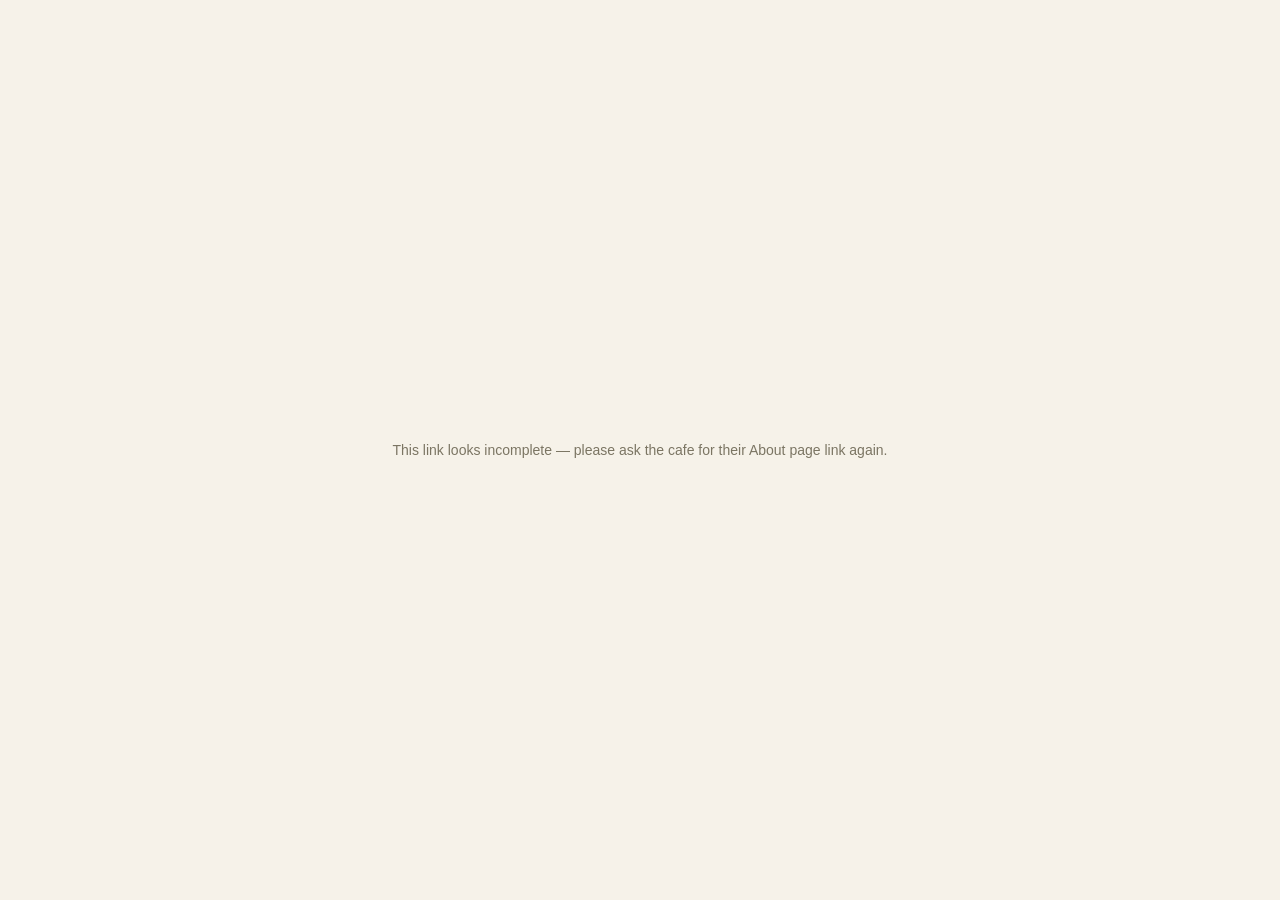
<file: about.html>
<!DOCTYPE html>
<html lang="en">
<head>
<meta charset="UTF-8">
<meta name="viewport" content="width=device-width, initial-scale=1.0, viewport-fit=cover">
<title>About</title>
<link rel="preconnect" href="https://fonts.googleapis.com">
<!-- Reuses the exact same About engine and stylesheet as order.html's About panel — this
     page is deliberately just that one panel, standalone, with no menu, no order, no table
     around it. See public.py's GET /order/cafe/{cafe_id}/about for what feeds it. -->
<link rel="stylesheet" href="about-page.css">
<script src="amenities.js"></script>
<script src="about-page.js"></script>
<script src="about-hotel.js" defer></script>
<style>
  * { box-sizing: border-box; }
  html, body { margin: 0; min-height: 100%; background: #F6F2E9; }
  body { font-family: 'Inter', sans-serif; -webkit-text-size-adjust: 100%; }
  .ab-standalone-wrap { max-width: 640px; margin: 0 auto; min-height: 100vh; }
  .ab-standalone-wrap:has(.ab-t-rooms), .ab-standalone-wrap:has(.ab-t-shop) { max-width: 1280px; }   /* a hotel page with rooms uses the full desktop width (cafe pages stay phone-shaped) */
  .ab-loading, .ab-error {
    display: flex; align-items: center; justify-content: center; min-height: 100vh;
    color: #7B7563; font-size: 14px; text-align: center; padding: 24px;
  }
</style>
</head>
<body>

<div class="ab-standalone-wrap">
  <div class="ab-loading" id="ab-loading">Loading…</div>
</div>

<script>
const API_BASE = "https://xyzzy-backend.onrender.com";
const params = new URLSearchParams(location.search);
const cafeId = params.get('cafe');

async function loadStandaloneAbout() {
  const wrap = document.querySelector('.ab-standalone-wrap');
  if (!cafeId || !/^\d+$/.test(cafeId)) {
    wrap.innerHTML = '<div class="ab-error">This link looks incomplete — please ask the cafe for their About page link again.</div>';
    return;
  }
  let cafeInfo;
  try {
    const res = await fetch(`${API_BASE}/order/cafe/${cafeId}/about`);
    if (!res.ok) throw new Error('not available');
    cafeInfo = await res.json();
  } catch (e) {
    wrap.innerHTML = '<div class="ab-error">This page isn\'t available right now.</div>';
    return;
  }

  document.title = cafeInfo.name ? `About — ${cafeInfo.name}` : 'About';

  const layout = window.AboutPage ? AboutPage.resolve(cafeInfo) : null;
  if (layout) {
    document.body.style.background = layout.style.bg;
    AboutPage.loadFonts(layout.style);
    wrap.innerHTML = AboutPage.render(layout, cafeInfo, { preview: false });
    // Same settle-after-entrance fix as order.html's About panel — freezes the
    // staggered fade-in into a static state once it's genuinely done, so iOS
    // Safari can't re-rasterize and replay it while the visitor scrolls.
    const blockCount = wrap.querySelectorAll('.ab-b').length;
    setTimeout(() => {
      const abEl = wrap.querySelector('.ab');
      if (abEl) abEl.classList.add('ab-settled');
    }, blockCount * 70 + 700);
  } else {
    wrap.innerHTML = '<div class="ab-error">This cafe hasn\'t set up their About page yet.</div>';
  }
}

loadStandaloneAbout();
</script>
</body>
</html>
</file>
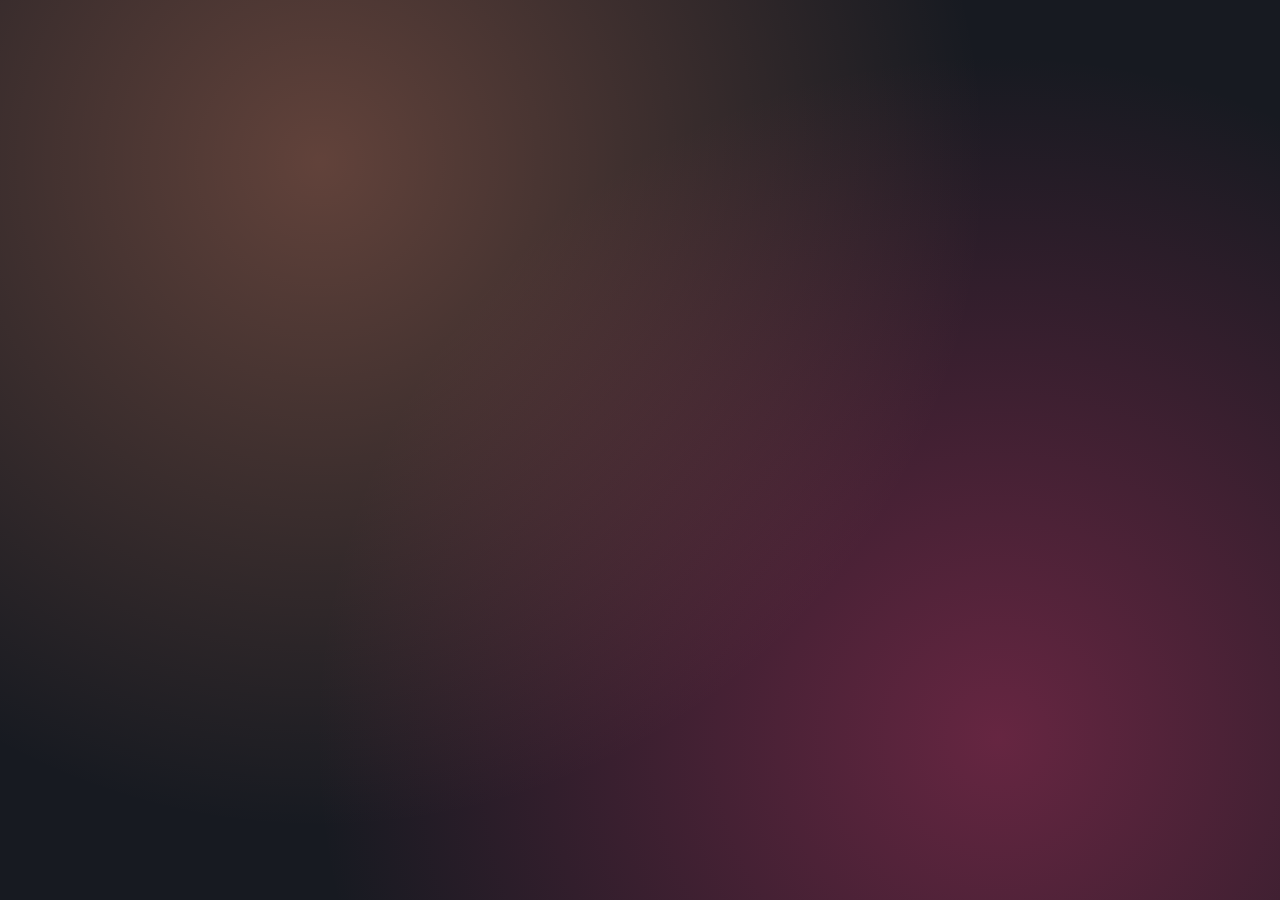
<file: app-entry.html>
<!DOCTYPE html>
<html lang="en">
<head>
<meta charset="UTF-8">
<meta name="viewport" content="width=device-width, initial-scale=1.0, viewport-fit=cover">
<title>xyzzy</title>
<link href="https://fonts.googleapis.com/css2?family=Space+Grotesk:wght@500;600;700&family=Inter:wght@400;500;600;700&display=swap" rel="stylesheet">
<style>
  :root {
    --ink: #171A21; --teal: #E63976; --amber: #FF9770;
    --danger: #FF8A80;
  }
  * { box-sizing: border-box; }
  html, body { margin: 0; height: 100%; background: var(--ink); overflow: hidden; }
  body {
    font-family: 'Inter', sans-serif; color: #fff;
    min-height: 100vh; min-height: 100dvh;
    display: flex; align-items: center; justify-content: center;
    background:
      radial-gradient(circle at 25% 18%, rgba(255,151,112,.32), transparent 55%),
      radial-gradient(circle at 78% 82%, rgba(230,57,118,.38), transparent 55%),
      var(--ink);
  }
  h1, h2, .brand { font-family: 'Space Grotesk', sans-serif; }

  /* ---- Splash: logo fades in, holds, fades out ---- */
  #splash {
    position: fixed; inset: 0; z-index: 50; pointer-events: none;
    display: flex; flex-direction: column; align-items: center; justify-content: center; gap: 12px;
    opacity: 0; animation: splashFade 1900ms ease forwards;
  }
  #splash .logo-mark { font-size: 38px; font-weight: 700; letter-spacing: -.01em; }
  #splash .logo-mark span { color: var(--amber); }
  #splash .logo-tag { font-size: 12px; color: #9AA0AC; letter-spacing: .05em; text-transform: uppercase; }
  @keyframes splashFade {
    0%   { opacity: 0; transform: scale(.94); }
    20%  { opacity: 1; transform: scale(1); }
    75%  { opacity: 1; transform: scale(1); }
    100% { opacity: 0; transform: scale(1.02); }
  }

  /* ---- Liquid glass card (same technique as the website's landing page) ---- */
  .liquid-glass {
    position: relative; isolation: isolate; overflow: hidden;
    -webkit-backdrop-filter: blur(18px); backdrop-filter: blur(18px);
  }
  .liquid-glass::after {
    content: ''; position: absolute; inset: 0; z-index: 1; pointer-events: none; border-radius: inherit;
    box-shadow:
      0 0 8px rgba(0,0,0,.03), 0 2px 6px rgba(0,0,0,.08),
      inset 3px 3px .5px -3.5px rgba(255,255,255,.09), inset -3px -3px .5px -3.5px rgba(255,255,255,.85),
      inset 1px 1px 1px -.5px rgba(255,255,255,.6), inset -1px -1px 1px -.5px rgba(255,255,255,.6),
      inset 0 0 6px 6px rgba(255,255,255,.12), inset 0 0 2px 2px rgba(255,255,255,.06),
      0 0 12px rgba(0,0,0,.15);
  }
  .liquid-glass > * { position: relative; z-index: 2; }

  /* ---- Auth screen ---- */
  #auth-screen {
    position: fixed; inset: 0; z-index: 20;
    display: flex; align-items: center; justify-content: center; padding: 24px;
    opacity: 0; pointer-events: none; transition: opacity .45s ease;
  }
  #auth-screen.show { opacity: 1; pointer-events: auto; }
  .auth-card {
    width: 100%; max-width: 380px;
    background: rgba(255,255,255,.08); border: 1px solid rgba(255,255,255,.14);
    border-radius: 28px; padding: 32px 26px;
    box-shadow: 0 30px 70px rgba(0,0,0,.45);
  }
  .auth-logo { text-align: center; font-size: 21px; font-weight: 700; margin-bottom: 4px; }
  .auth-logo span { color: var(--amber); }
  .auth-sub { text-align: center; font-size: 12.5px; color: #9AA0AC; margin-bottom: 24px; }

  /* ---- iOS-style segmented control with a sliding pill ---- */
  .segmented {
    position: relative; display: flex;
    background: rgba(255,255,255,.06); border: 1px solid rgba(255,255,255,.1);
    border-radius: 14px; padding: 3px; margin-bottom: 22px;
  }
  .seg-pill {
    position: absolute; top: 3px; bottom: 3px; left: 3px;
    width: calc(33.333% - 2px);
    background: #fff; border-radius: 11px;
    box-shadow: 0 2px 8px rgba(0,0,0,.22);
    transition: transform .3s cubic-bezier(.4,0,.2,1);
  }
  .seg-tab {
    position: relative; z-index: 1; flex: 1; text-align: center;
    padding: 9px 4px; font-size: 12px; font-weight: 600; cursor: pointer;
    color: #D4D6DB; transition: color .2s ease; user-select: none;
  }
  .seg-tab.active { color: var(--ink); }
  .seg-tab:active { opacity: .75; }

  .kind-switch { display: flex; gap: 4px; padding: 3px; margin: 0 auto 14px; width: 190px; background: rgba(255,255,255,.06); border: 1px solid rgba(255,255,255,.1); border-radius: 999px; }
  .kind-switch button { flex: 1; border: 0; background: transparent; color: #D4D6DB; font: 600 12.5px 'Inter', sans-serif; padding: 7px 0; border-radius: 999px; cursor: pointer; }
  .kind-switch button[aria-selected="true"] { background: var(--amber); color: #fff; }
  .kind-switch[data-kind="hotel"] button[aria-selected="true"] { background: #12905A; }
  .btn.hotel-mode { background: #12905A !important; color: #fff !important; }
  form { display: none; flex-direction: column; gap: 13px; }
  form.active { display: flex; }
  label { font-size: 11.5px; font-weight: 600; color: #9AA0AC; margin-bottom: 4px; display: block; }
  input {
    width: 100%; font-family: 'Inter', sans-serif; font-size: 14.5px; padding: 12px 14px;
    border-radius: 14px; border: 1px solid rgba(255,255,255,.14);
    background: rgba(255,255,255,.06); color: #fff;
    transition: border-color .15s ease, background .15s ease;
  }
  input::placeholder { color: #6B7280; }
  input:focus { outline: none; border-color: var(--teal); background: rgba(255,255,255,.1); }
  .hint { font-size: 11px; color: #6B7280; margin-top: 3px; }

  .btn {
    all: unset; box-sizing: border-box; width: 100%; text-align: center;
    font-family: 'Inter', sans-serif; font-size: 14.5px; font-weight: 700;
    padding: 13px; border-radius: 14px; cursor: pointer; margin-top: 4px;
    background: linear-gradient(135deg, var(--teal), #C22F63); color: #fff;
    transition: transform .1s ease, opacity .15s ease;
  }
  .btn:active { transform: scale(.97); opacity: .85; }
  .btn:disabled { opacity: .5; pointer-events: none; }

  .error { font-size: 12px; color: var(--danger); display: none; margin-top: -4px; }
  .error.show { display: block; }
  .forgot-link { text-align: center; margin-top: 12px; font-size: 12px; color: #9AA0AC; text-decoration: underline; cursor: pointer; }

  /* ---- Forgot password modal ---- */
  #forgot-overlay {
    display: none; position: fixed; inset: 0; z-index: 100;
    align-items: center; justify-content: center; padding: 20px;
    background: rgba(0,0,0,.6); backdrop-filter: blur(6px);
  }
  #forgot-overlay .modal {
    background: #1E222B; border: 1px solid rgba(255,255,255,.12);
    border-radius: 20px; padding: 24px; width: 100%; max-width: 360px; color: #fff;
  }
  #forgot-overlay h2 { font-size: 16px; margin: 0 0 14px; }
  #forgot-overlay p { font-size: 12.5px; color: #9AA0AC; margin: 0 0 14px; }
</style>
</head>
<body>

<div id="splash">
  <div class="logo-mark">xyzzy<span>.</span></div>
  <div class="logo-tag">Table service, automated</div>
</div>

<div id="auth-screen">
  <div class="auth-card liquid-glass">
    <div class="auth-logo">xyzzy<span>.</span></div>
    <div class="auth-sub" id="auth-sub">Log in or create your cafe's account</div>

    <div class="kind-switch" id="kind-switch" data-kind="cafe" role="tablist" aria-label="Café or Hotel">
      <button type="button" data-kind="cafe" aria-selected="true">Café</button>
      <button type="button" data-kind="hotel" aria-selected="false">Hotel</button>
    </div>

    <div class="segmented" id="segmented">
      <div class="seg-pill" id="seg-pill"></div>
      <div class="seg-tab active" data-form="signup-form">Sign up</div>
      <div class="seg-tab" data-form="admin-login-form">Admin</div>
      <div class="seg-tab" data-form="user-login-form">Staff</div>
    </div>

    <form id="signup-form" class="active">
      <div>
        <label>Your name</label>
        <input id="signup-name" placeholder="Rahul Sharma">
      </div>
      <div>
        <label>Email or phone number</label>
        <input id="signup-identifier" placeholder="you@cafe.com or 98765 43210">
        <div class="hint">Either works — you'll use the same one to log in.</div>
      </div>
      <div>
        <label>Password</label>
        <input id="signup-password" type="password" placeholder="At least 8 characters">
      </div>
      <p class="error" id="signup-error"></p>
      <button type="submit" class="btn">Create account</button>
    </form>

    <form id="admin-login-form">
      <div>
        <label>Email or phone number</label>
        <input id="admin-identifier" placeholder="you@cafe.com or 98765 43210">
      </div>
      <div>
        <label>Password</label>
        <input id="admin-password" type="password" placeholder="Your password">
      </div>
      <p class="error" id="admin-error"></p>
      <button type="submit" class="btn">Log in as admin</button>
      <div class="forgot-link" onclick="openForgotPassword()">Forgot password?</div>
    </form>

    <form id="user-login-form">
      <div>
        <label>Email or phone number</label>
        <input id="user-identifier" placeholder="Given by your cafe admin">
      </div>
      <div>
        <label>Password</label>
        <input id="user-password" type="password" placeholder="Your password">
      </div>
      <p class="error" id="user-error"></p>
      <button type="submit" class="btn">Log in</button>
      <div class="forgot-link" onclick="openForgotPassword()">Forgot password?</div>
    </form>
  </div>
</div>

<div id="forgot-overlay">
  <div class="modal">
    <h2>Reset your password</h2>
    <div id="forgot-step-1">
      <p>Enter the email on your account — we'll send a reset code.</p>
      <label>Email</label>
      <input id="forgot-email" type="email" placeholder="you@cafe.com" style="margin-bottom:14px;">
      <button class="btn" onclick="sendForgotPasswordCode()">Send reset code</button>
    </div>
    <div id="forgot-step-2" style="display:none;">
      <p>Check your email for a code, then set a new password below.</p>
      <label>Code</label>
      <input id="forgot-code" placeholder="6-digit code" style="margin-bottom:12px;">
      <label>New password</label>
      <input id="forgot-new-password" type="password" placeholder="At least 8 characters" style="margin-bottom:14px;">
      <button class="btn" onclick="submitPasswordReset()">Reset password</button>
    </div>
    <p class="error" id="forgot-error" style="margin-top:10px;"></p>
    <div class="forgot-link" onclick="closeForgotPassword()" style="margin-top:14px;">Cancel</div>
  </div>
</div>

<script>
const API_BASE = "https://xyzzy-backend.onrender.com";

/* ---- Segmented control (sliding pill, iOS-style) ---- */
const segmented = document.getElementById('segmented');
const segPill = document.getElementById('seg-pill');
function setActiveTab(formId) {
  const tabs = [...segmented.querySelectorAll('.seg-tab')];
  const idx = tabs.findIndex(t => t.dataset.form === formId);
  tabs.forEach(t => t.classList.toggle('active', t.dataset.form === formId));
  segPill.style.transform = `translateX(${idx * 100}%)`;
  document.querySelectorAll('form').forEach(f => f.classList.remove('active'));
  document.getElementById(formId).classList.add('active');
  document.getElementById('kind-switch').style.display = '';   // Café / Hotel: picks which side you log in to or create
  document.getElementById('auth-sub').textContent = formId === 'signup-form' ? (KIND === 'hotel' ? "Create your hotel's account" : "Create your cafe's account") : (KIND === 'hotel' ? 'Log in to your hotel account' : 'Log in to your café account');
}
segmented.querySelectorAll('.seg-tab').forEach(tab => {
  tab.addEventListener('click', () => setActiveTab(tab.dataset.form));
});

function showError(id, message) {
  const el = document.getElementById(id);
  el.textContent = message;
  el.classList.add('show');
}
function clearError(id) { document.getElementById(id).classList.remove('show'); }
function looksLikeEmail(value) { return value.includes('@'); }

async function apiPost(path, body) {
  const res = await fetch(API_BASE + path, {
    method: 'POST',
    headers: { 'Content-Type': 'application/json' },
    body: JSON.stringify(body),
  });
  const data = await res.json().catch(() => ({}));
  if (!res.ok) throw new Error(data.detail || 'Something went wrong');
  return data;
}

let KIND = 'cafe';
try { if (localStorage.getItem('login_kind') === 'hotel') KIND = 'hotel'; } catch (e) {}
function setKind(k) {
  KIND = k; try { localStorage.setItem('login_kind', k); } catch (e) {}
  const sw = document.getElementById('kind-switch'); sw.dataset.kind = k;
  sw.querySelectorAll('button').forEach(b => b.setAttribute('aria-selected', b.dataset.kind === k ? 'true' : 'false'));
  const su = document.getElementById('signup-form').classList.contains('active');
  document.getElementById('auth-sub').textContent = su ? (k === 'hotel' ? "Create your hotel's account" : "Create your cafe's account") : (k === 'hotel' ? 'Log in to your hotel account' : 'Log in to your café account');
  document.querySelectorAll('#auth-screen .btn').forEach(b => b.classList.toggle('hotel-mode', k === 'hotel'));
}
document.getElementById('kind-switch').addEventListener('click', e => { const b = e.target.closest('button[data-kind]'); if (b) setKind(b.dataset.kind); });
setKind(KIND);

function storeSessionAndRedirect(data) {
  localStorage.setItem('access_token', data.access_token);
  localStorage.setItem('role', data.role);
  localStorage.setItem('cafe_id', data.cafe_id || '');
  if (data.role === 'owner' && !data.has_completed_cafe_setup) {
    window.location.href = 'cafe-setup.html';
  } else {
    window.location.href = 'dashboard.html';
  }
}

document.getElementById('signup-form').addEventListener('submit', async (e) => {
  e.preventDefault();
  clearError('signup-error');
  const name = document.getElementById('signup-name').value.trim();
  const identifier = document.getElementById('signup-identifier').value.trim();
  const password = document.getElementById('signup-password').value;
  if (!name || !identifier || password.length < 8) {
    showError('signup-error', 'Fill in all fields — password needs at least 8 characters.');
    return;
  }
  const payload = { name, password, business_type: KIND };
  if (looksLikeEmail(identifier)) payload.email = identifier; else payload.phone = identifier;
  const btn = e.target.querySelector('button[type=submit]');
  btn.disabled = true;
  try {
    const data = await apiPost('/auth/signup', payload);
    storeSessionAndRedirect(data);
  } catch (err) {
    showError('signup-error', err.message);
    btn.disabled = false;
  }
});

document.getElementById('admin-login-form').addEventListener('submit', async (e) => {
  e.preventDefault();
  clearError('admin-error');
  const identifier = document.getElementById('admin-identifier').value.trim();
  const password = document.getElementById('admin-password').value;
  const btn = e.target.querySelector('button[type=submit]');
  btn.disabled = true;
  try {
    const data = await apiPost('/auth/login', { identifier, password, business_type: KIND });
    if (data.role !== 'owner') {
      showError('admin-error', 'This login is for cafe admins. Use Staff Login instead.');
      btn.disabled = false;
      return;
    }
    storeSessionAndRedirect(data);
  } catch (err) {
    showError('admin-error', err.message);
    btn.disabled = false;
  }
});

document.getElementById('user-login-form').addEventListener('submit', async (e) => {
  e.preventDefault();
  clearError('user-error');
  const identifier = document.getElementById('user-identifier').value.trim();
  const password = document.getElementById('user-password').value;
  const btn = e.target.querySelector('button[type=submit]');
  btn.disabled = true;
  try {
    const data = await apiPost('/auth/login', { identifier, password, business_type: KIND });
    if (data.role !== 'waiter') {
      showError('user-error', 'This login is for waiters. Use Admin Login instead.');
      btn.disabled = false;
      return;
    }
    storeSessionAndRedirect(data);
  } catch (err) {
    showError('user-error', err.message);
    btn.disabled = false;
  }
});

function openForgotPassword() {
  document.getElementById('forgot-step-1').style.display = 'block';
  document.getElementById('forgot-step-2').style.display = 'none';
  document.getElementById('forgot-error').classList.remove('show');
  document.getElementById('forgot-email').value = '';
  document.getElementById('forgot-overlay').style.display = 'flex';
}
function closeForgotPassword() {
  document.getElementById('forgot-overlay').style.display = 'none';
}
function showForgotError(msg) {
  const el = document.getElementById('forgot-error');
  el.textContent = msg;
  el.classList.add('show');
}
async function sendForgotPasswordCode() {
  const email = document.getElementById('forgot-email').value.trim();
  if (!email) { showForgotError('Enter your email.'); return; }
  document.getElementById('forgot-error').classList.remove('show');
  try {
    await apiPost('/auth/forgot-password', { email });
    document.getElementById('forgot-step-1').style.display = 'none';
    document.getElementById('forgot-step-2').style.display = 'block';
  } catch (err) { showForgotError(err.message); }
}
async function submitPasswordReset() {
  const email = document.getElementById('forgot-email').value.trim();
  const code = document.getElementById('forgot-code').value.trim();
  const new_password = document.getElementById('forgot-new-password').value;
  if (!code || new_password.length < 8) { showForgotError('Enter the code and a password of at least 8 characters.'); return; }
  document.getElementById('forgot-error').classList.remove('show');
  try {
    await apiPost('/auth/reset-password', { email, code, new_password });
    closeForgotPassword();
    setActiveTab('admin-login-form');
    document.getElementById('admin-identifier').value = email;
  } catch (err) { showForgotError(err.message); }
}

/* ---- Boot sequence ----
   The splash plays for real (logo fade in → hold → fade out) regardless of
   how fast the token check finishes, so it reads as a branded moment, not a
   flash. In parallel, we verify any saved token is still actually valid
   (not just present) before trusting it — an expired/invalid token falls
   through to the login screen instead of handing the person a broken
   dashboard. */
async function boot() {
  const token = localStorage.getItem('access_token');
  let goStraightToDashboard = false;

  if (token) {
    // A saved login is only thrown away when the server clearly says it is invalid (401).
    // A slow or sleeping server (502/503/timeout/offline) must NOT log anyone out.
    goStraightToDashboard = true;
    try {
      const ctl = new AbortController(); const to = setTimeout(() => ctl.abort(), 8000);
      const res = await fetch(API_BASE + '/auth/refresh', { method: 'POST', headers: { Authorization: 'Bearer ' + token }, signal: ctl.signal });
      clearTimeout(to);
      if (res.ok) {
        const d = await res.json().catch(() => null);
        if (d && d.access_token) localStorage.setItem('access_token', d.access_token);   // slide the session forward
      } else if (res.status === 401) {
        goStraightToDashboard = false;
        localStorage.removeItem('access_token');
        localStorage.removeItem('role');
        localStorage.removeItem('cafe_id');
      }
    } catch (e) { /* offline / server waking up — keep the saved login */ }
  }

  setTimeout(() => {
    document.getElementById('splash').style.display = 'none';
    if (goStraightToDashboard) {
      window.location.href = 'dashboard.html';
    } else {
      document.getElementById('auth-screen').classList.add('show');
    }
  }, 1900);
}
boot();
</script>
</body>
</html>
</file>
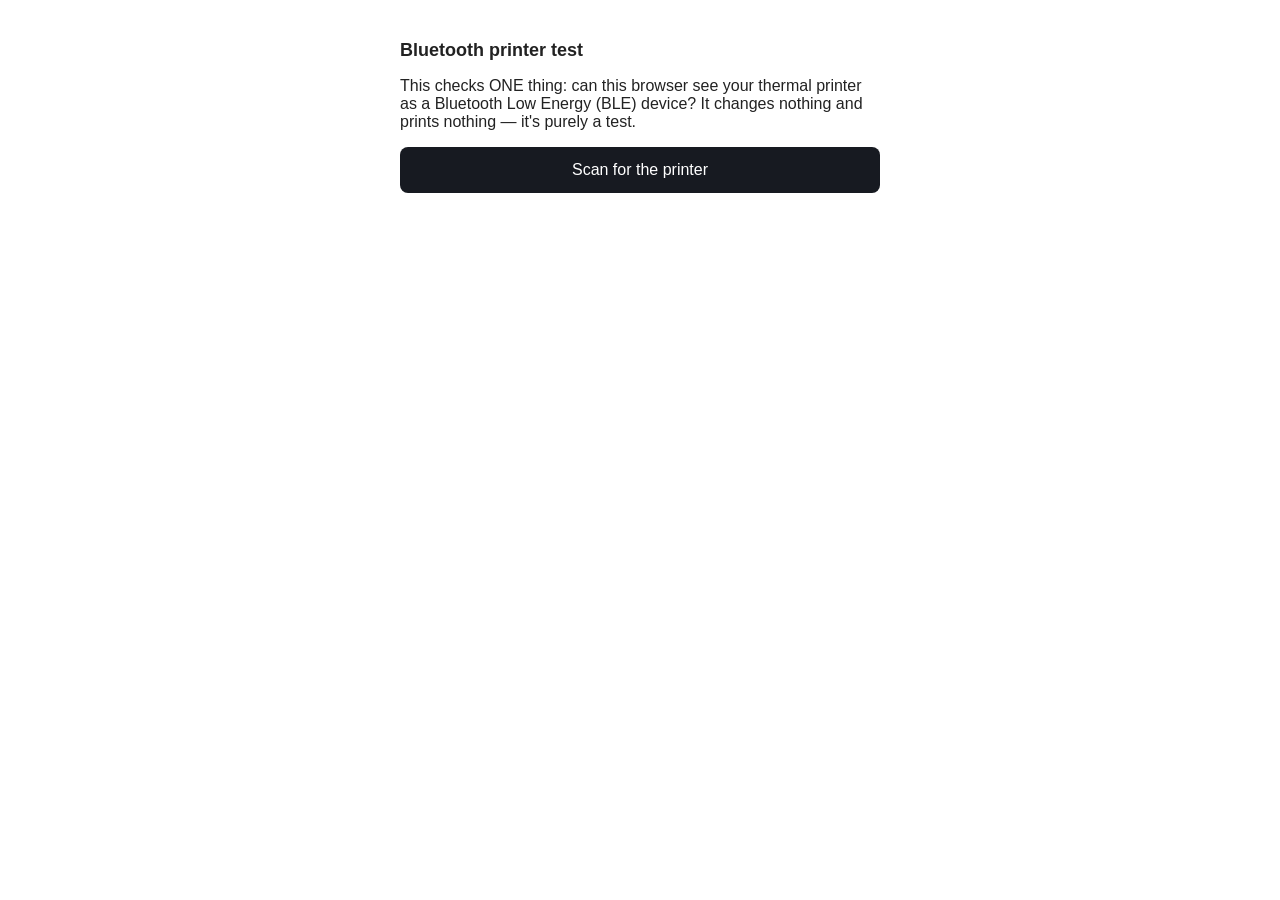
<file: bluetooth-test.html>
<!DOCTYPE html>
<html lang="en">
<head>
<meta charset="UTF-8">
<meta name="viewport" content="width=device-width, initial-scale=1.0">
<title>Bluetooth printer test</title>
<style>
  body { font-family: -apple-system, sans-serif; max-width: 480px; margin: 40px auto; padding: 0 20px; color: #222; }
  h1 { font-size: 18px; }
  button { font-size: 16px; padding: 14px 20px; border-radius: 8px; border: none; background: #171A21; color: #fff; cursor: pointer; width: 100%; }
  button:active { opacity: .85; }
  #result { margin-top: 20px; padding: 14px; border-radius: 8px; font-size: 14px; line-height: 1.5; white-space: pre-wrap; }
  .ok { background: #E3F4EA; color: #1F7A45; }
  .no { background: #FDE8E6; color: #B3432E; }
  .info { background: #F0F0F0; color: #444; }
</style>
</head>
<body>
<h1>Bluetooth printer test</h1>
<p>This checks ONE thing: can this browser see your thermal printer as a Bluetooth Low Energy (BLE) device? It changes nothing and prints nothing — it's purely a test.</p>
<button onclick="runTest()">Scan for the printer</button>
<div id="result"></div>

<script>
async function runTest() {
  const el = document.getElementById('result');
  el.className = 'info';
  el.textContent = 'Checking…';

  if (!navigator.bluetooth) {
    el.className = 'no';
    el.textContent = 'This browser does not support Web Bluetooth at all (common on Safari/iPhone). Try this same page in Chrome or Samsung Internet instead.';
    return;
  }

  try {
    // Shows the browser's real device picker — a built-in, native dialog, not something this page draws.
    const device = await navigator.bluetooth.requestDevice({ acceptAllDevices: true });
    el.className = 'ok';
    el.textContent = 'Found it: "' + (device.name || '(unnamed device)') + '"\n\nThis means your printer IS visible over Bluetooth Low Energy — direct one-tap printing from a website is genuinely possible for it.';
  } catch (e) {
    if (e.name === 'NotFoundError') {
      el.className = 'no';
      el.textContent = 'No device was selected, or the printer never appeared in the list.\n\nIf you looked for it and it genuinely never showed up: your printer most likely uses "classic" Bluetooth, not BLE — direct browser printing will not work for it. A bridge app on the device (like RawBT) remains the right approach.';
    } else {
      el.className = 'no';
      el.textContent = 'Error: ' + e.message;
    }
  }
}
</script>
</body>
</html>
</file>
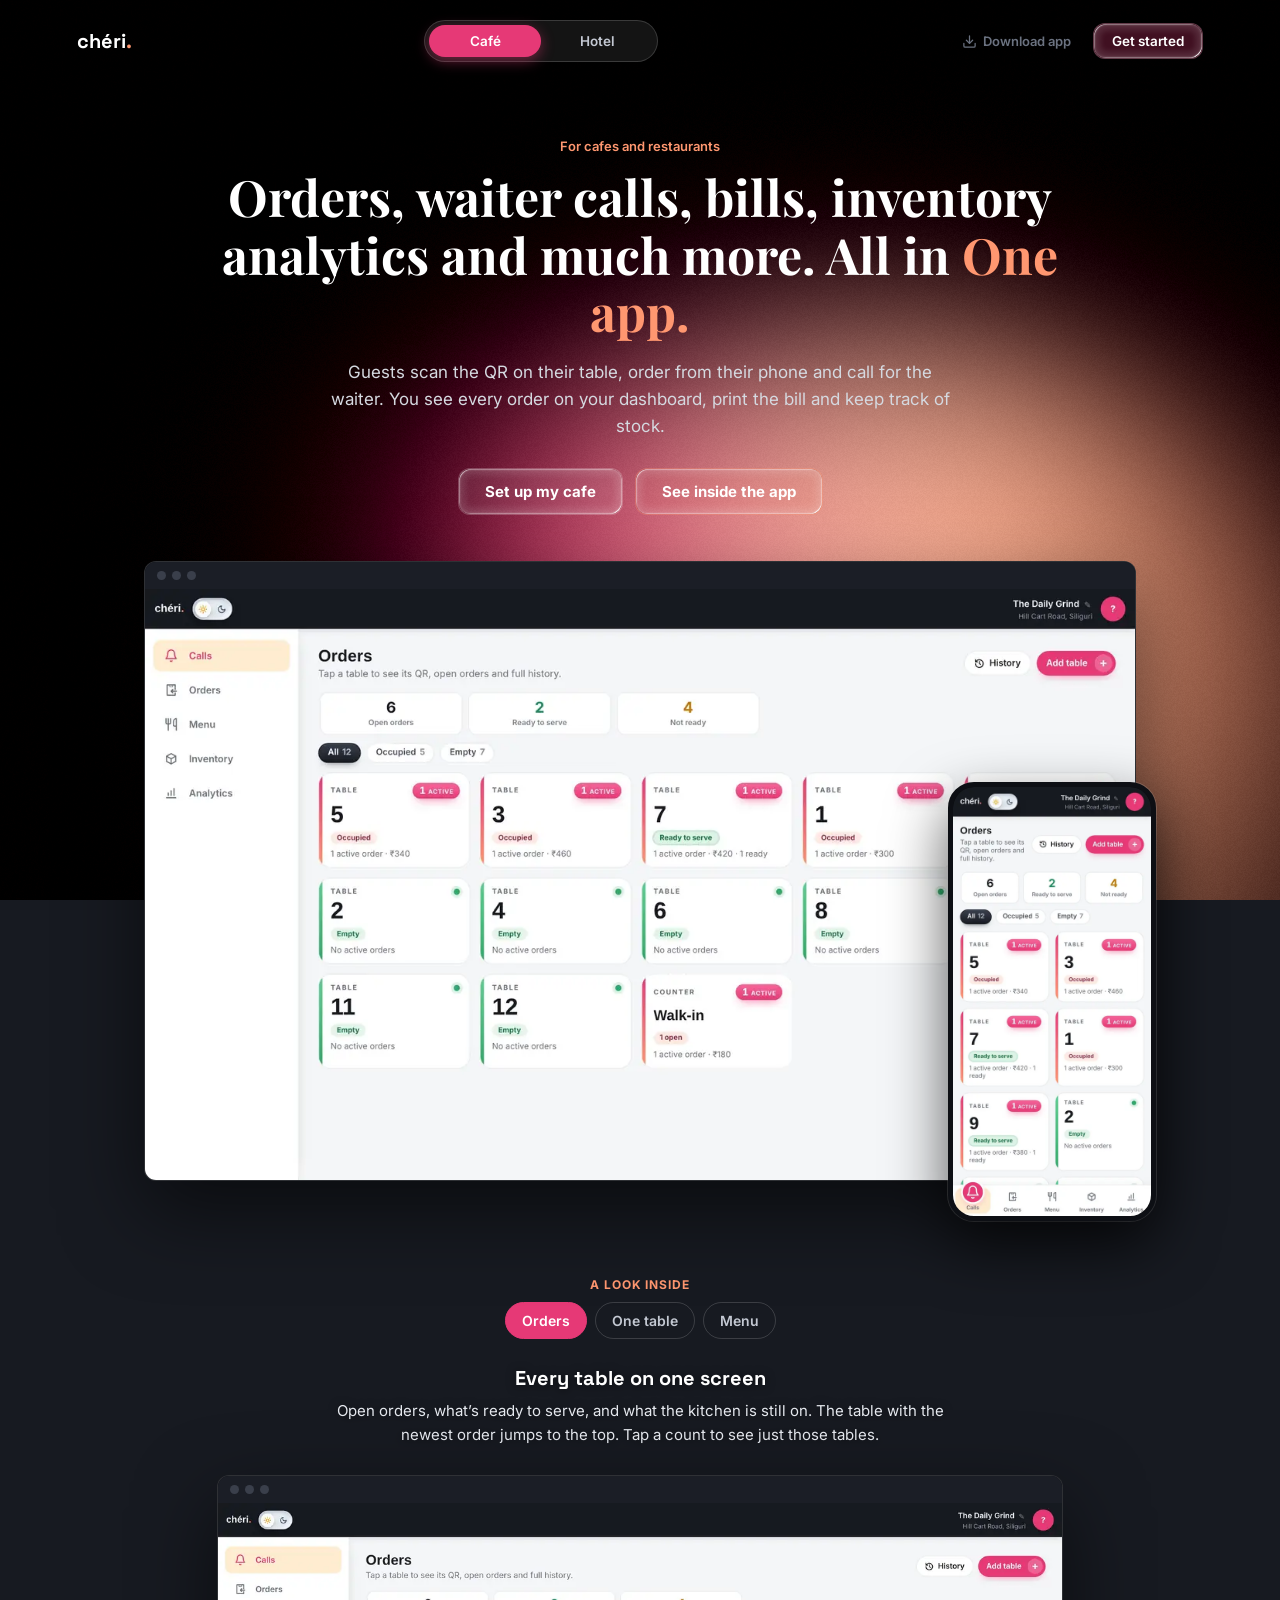
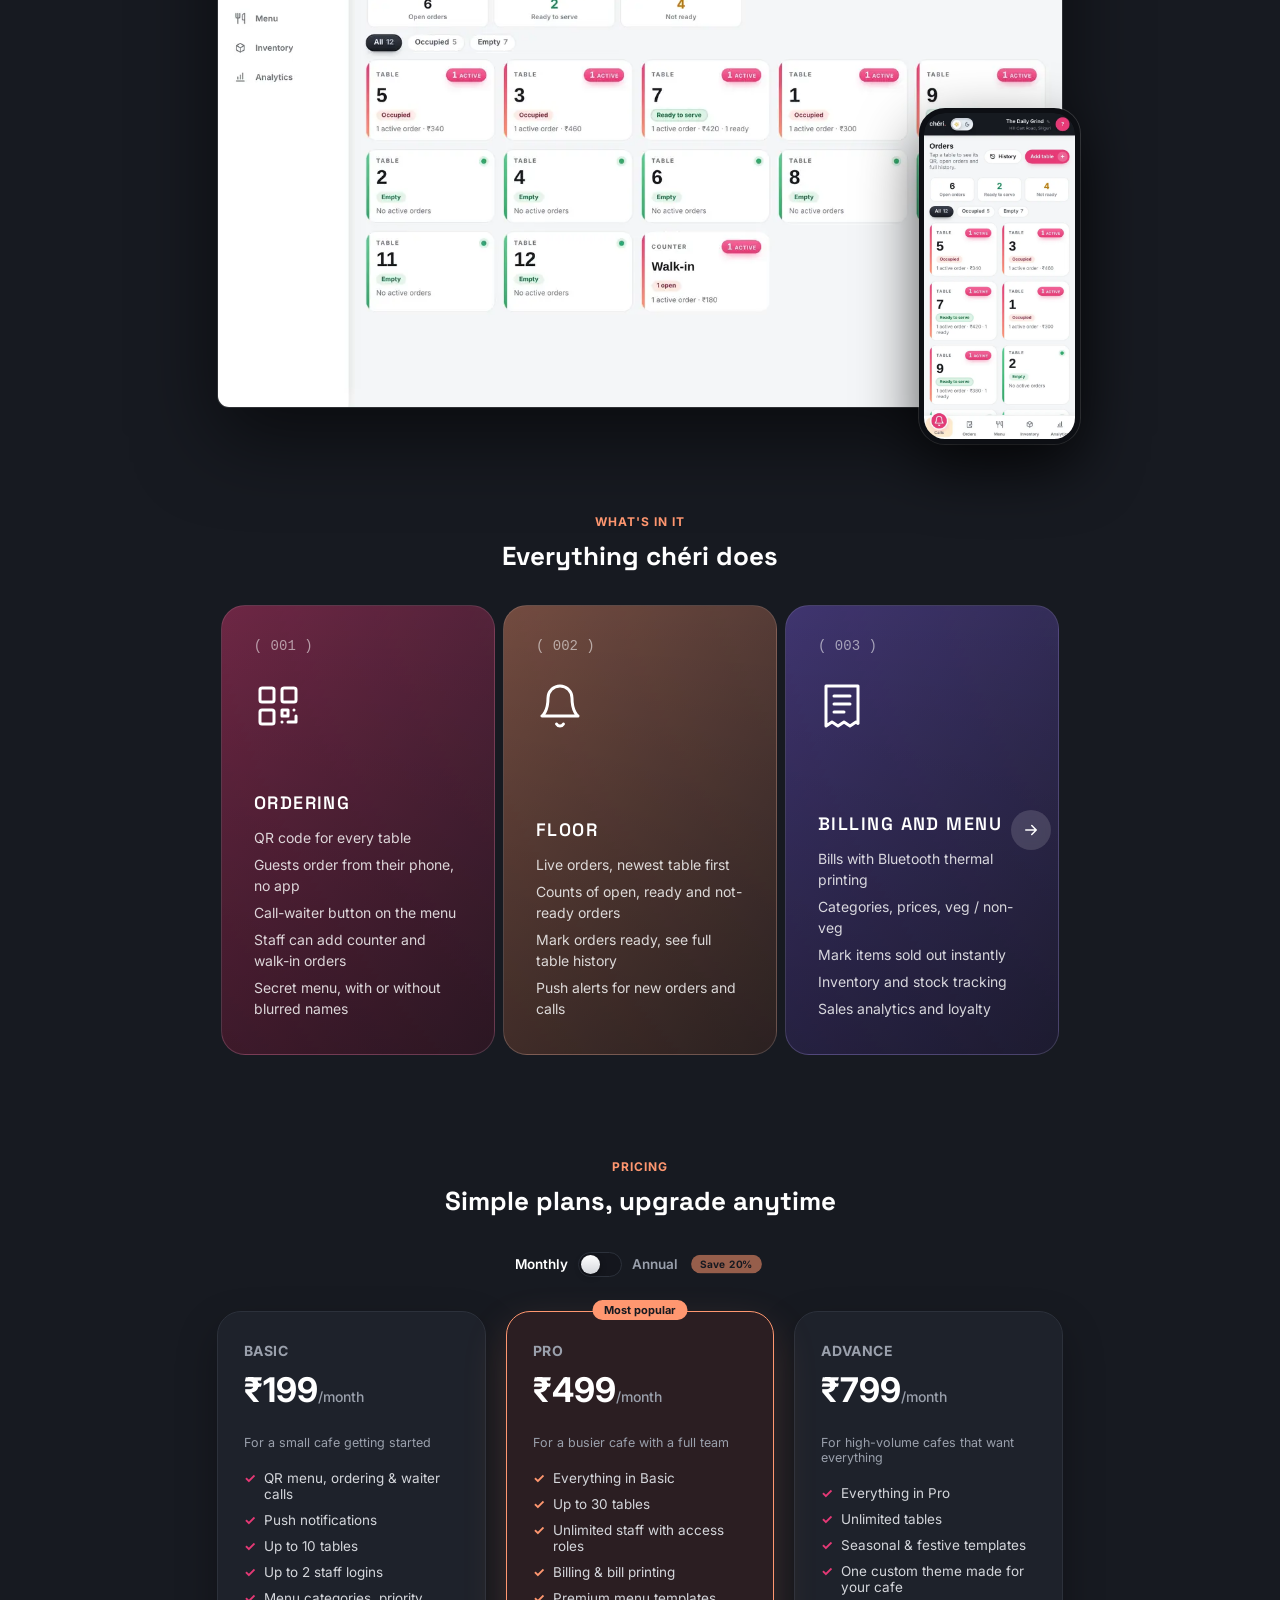
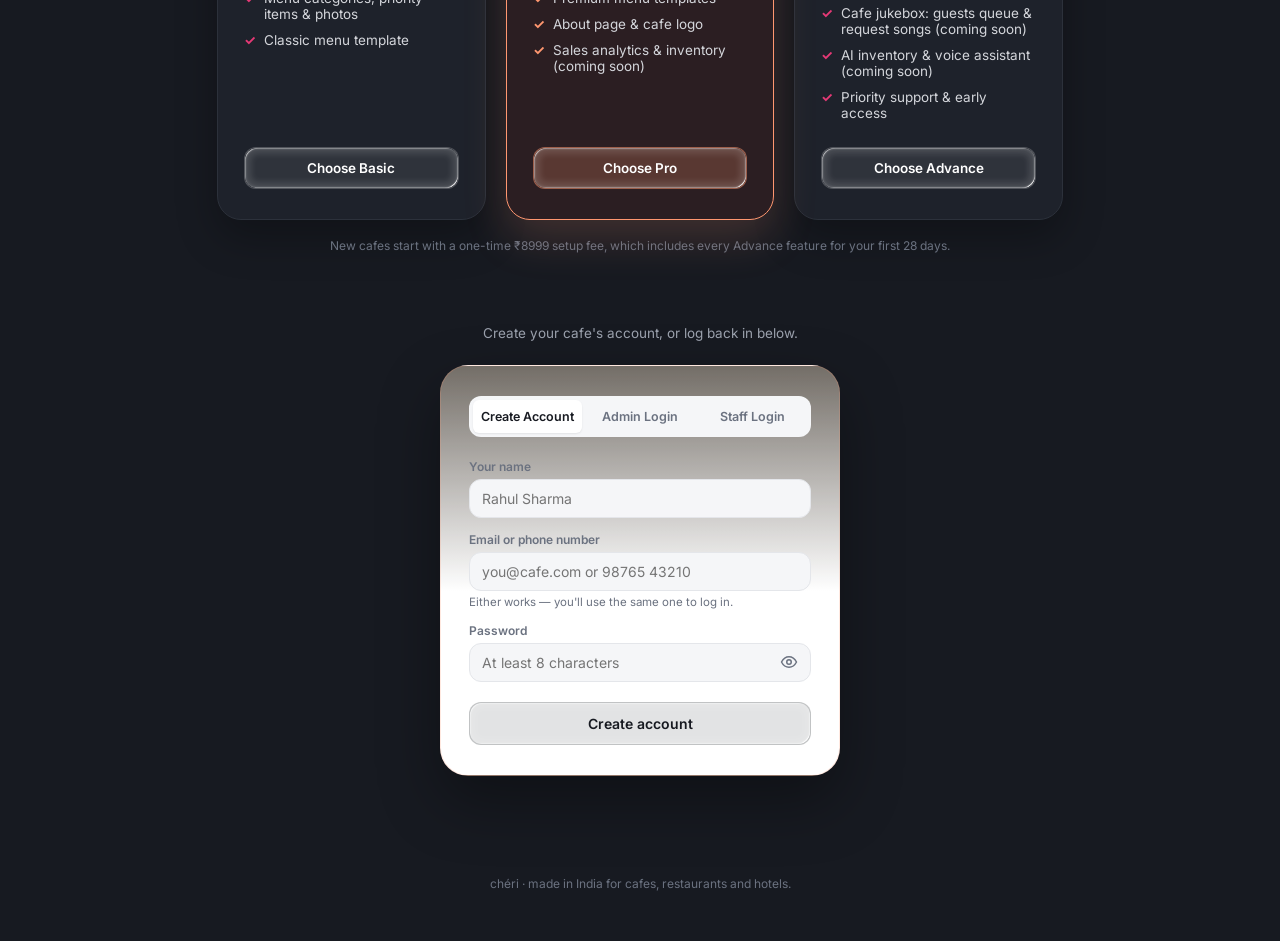
<file: cafe-setup.html>
<!DOCTYPE html>
<html lang="en">
<head>
<meta charset="UTF-8">
<meta name="viewport" content="width=device-width, initial-scale=1.0">
<title>Set up your cafe — chéri</title>
<link href="https://fonts.googleapis.com/css2?family=Space+Grotesk:wght@500;600;700&family=Inter:wght@400;500;600&display=swap" rel="stylesheet">
<style>
  :root {
    --ink: #171A21; --canvas: #F5F6F8; --paper: #FFFFFF;
    --teal: #E63976; --teal-soft: #FFECD1; --amber: #FF9770;
    --text: #1A1D24; --text-secondary: #6B7280; --border: #E4E6EA; --danger: #B3432E;
  }
  * { box-sizing: border-box; }
  a:focus-visible, button:focus-visible, input:focus-visible, textarea:focus-visible, [tabindex]:focus-visible { outline: 2px solid var(--amber); outline-offset: 2px; }
  body {
    margin: 0; min-height: 100vh; font-family: 'Inter', sans-serif;
    background: var(--canvas); color: var(--text); display: flex; align-items: flex-start;
    justify-content: center; padding: 48px 20px;
  }
  h1, h2, .brand { font-family: 'Space Grotesk', sans-serif; }
  .wrap { width: 100%; max-width: 520px; }
  .brand { font-size: 18px; font-weight: 700; margin-bottom: 4px; }
  .brand span { color: var(--amber); }

  .steps { display: flex; gap: 6px; margin: 20px 0 28px; }
  .step-dot { height: 4px; flex: 1; border-radius: 4px; background: var(--border); }
  .step-dot.done, .step-dot.active { background: var(--teal); }

  .panel { background: var(--paper); border: 1px solid var(--border); border-radius: 12px; padding: 28px; }
  .panel h2 { font-size: 18px; margin: 0 0 4px; }
  .panel p.sub { color: var(--text-secondary); font-size: 13.5px; margin: 0 0 22px; }

  label { font-size: 12px; font-weight: 600; color: var(--text-secondary); display: block; margin-bottom: 5px; }
  input, textarea, select {
    width: 100%; font-family: 'Inter', sans-serif; font-size: 14px; padding: 10px 12px;
    border-radius: 6px; border: 1px solid var(--border); background: var(--canvas); color: var(--text);
    margin-bottom: 16px;
  }
  input:focus, textarea:focus { outline: 2px solid var(--teal); outline-offset: 1px; background: #fff; }
  .hint { font-size: 12px; color: var(--text-secondary); margin: -10px 0 16px; line-height: 1.5; }
  .hint code { background: var(--canvas); padding: 1px 5px; border-radius: 4px; }

  .btn {
    all: unset; font-family: 'Inter', sans-serif; font-size: 14px; font-weight: 600;
    padding: 11px 20px; border-radius: 6px; cursor: pointer; transition: opacity .15s ease;
  }
  .btn-primary { background: var(--teal); color: #fff; }
  .btn-ghost { background: transparent; color: var(--text-secondary); }
  .btn:hover { opacity: .9; }
  .row-actions { display: flex; justify-content: space-between; align-items: center; margin-top: 6px; }

  .error { font-size: 12.5px; color: var(--danger); margin: -10px 0 14px; display: none; }
  .error.show { display: block; }

  /* Menu step */
  .item-row {
    display: grid; grid-template-columns: 1fr 90px 90px auto; gap: 8px; align-items: center; margin-bottom: 10px;
  }
  .item-row input { margin-bottom: 0; }
  .remove-item { all: unset; color: var(--danger); font-size: 12px; cursor: pointer; padding: 6px; }
  .add-row { all: unset; color: var(--teal); font-size: 13px; font-weight: 600; cursor: pointer; margin: 4px 0 20px; display: inline-block; }
  .item-row.failed input { border-color: var(--danger); }
  .btn[disabled] { opacity: .5; cursor: default; pointer-events: none; }
  .skip-link { all: unset; color: var(--danger); font-weight: 600; text-decoration: underline; cursor: pointer; }
</style>
</head>
<body>
<div class="wrap">
  <div class="brand">chéri<span>.</span></div>
  <div class="steps">
    <div class="step-dot active" id="dot-1"></div>
    <div class="step-dot" id="dot-2"></div>
  </div>

  <!-- Step 1: Cafe name + location -->
  <div class="panel" id="step-1">
    <h2>Tell us about your cafe</h2>
    <p class="sub">This location becomes the reference point for verifying customers are actually on-site when they call a waiter or order.</p>

    <label>Cafe name</label>
    <input id="cafe-name" placeholder="Brew House">

    <label>Location (from Google Maps)</label>
    <input id="cafe-coords" placeholder="e.g. 26.7271, 88.3953">
    <p class="hint">
      Open your cafe's location in Google Maps, right-click the exact spot → the coordinates
      copy to your clipboard (e.g. <code>26.7271, 88.3953</code>) — paste them here.
    </p>

    <label>Address (optional, for display only)</label>
    <input id="cafe-address" placeholder="12 MG Road, Siliguri">

    <p class="error" id="step1-error"></p>
    <div class="row-actions">
      <span></span>
      <button class="btn btn-primary" onclick="goToStep2()">Continue</button>
    </div>
  </div>

  <!-- Step 2: Initial menu -->
  <div class="panel" id="step-2" style="display:none;">
    <h2>Add your menu</h2>
    <p class="sub">Add a few items to start — you can add, edit, or remove items anytime from your dashboard.</p>

    <div id="item-rows"></div>
    <span class="add-row" onclick="addItemRow()">+ Add another item</span>

    <p class="error" id="step2-error"></p>
    <div class="row-actions">
      <button class="btn btn-ghost" onclick="goToStep1()">Back</button>
      <div>
        <button class="btn btn-ghost" id="skip-btn" onclick="finishSetup(true)" style="margin-right:8px;">Skip for now</button>
        <button class="btn btn-primary" id="finish-btn" onclick="finishSetup(false)">Finish setup</button>
      </div>
    </div>
  </div>
</div>

<script>
const API_BASE = "https://xyzzy-backend.onrender.com"; 

const token = localStorage.getItem('access_token');
if (!token) window.location.href = 'index.html';

let itemRowCount = 0;

function addItemRow() {
  itemRowCount++;
  const wrap = document.getElementById('item-rows');
  const row = document.createElement('div');
  row.className = 'item-row';
  row.id = 'row-' + itemRowCount;
  row.innerHTML = `
    <input placeholder="Item name (e.g. Cold Coffee)" class="i-name">
    <input placeholder="Price" type="number" min="0" step="any" class="i-price">
    <input placeholder="Unit (opt.)" class="i-unit" title="Optional — e.g. 250ml, 1L, 1 plate">
    <button class="remove-item" onclick="document.getElementById('row-${itemRowCount}').remove()">Remove</button>
  `;
  wrap.appendChild(row);
}
addItemRow(); addItemRow(); // start with two blank rows

function goToStep2() {
  const error = document.getElementById('step1-error');
  const name = document.getElementById('cafe-name').value.trim();
  const coords = document.getElementById('cafe-coords').value.trim();
  const match = coords.match(/(-?\d+\.?\d*)\s*,\s*(-?\d+\.?\d*)/);

  if (!name || !match) {
    error.textContent = 'Enter a cafe name and valid coordinates (lat, lng).';
    error.classList.add('show');
    return;
  }
  error.classList.remove('show');

  window._cafeSetup = {
    name,
    latitude: parseFloat(match[1]),
    longitude: parseFloat(match[2]),
    address_text: document.getElementById('cafe-address').value.trim() || null,
  };

  document.getElementById('step-1').style.display = 'none';
  document.getElementById('step-2').style.display = 'block';
  document.getElementById('dot-1').classList.add('done');
  document.getElementById('dot-2').classList.add('active');
}

function goToStep1() {
  document.getElementById('step-2').style.display = 'none';
  document.getElementById('step-1').style.display = 'block';
  document.getElementById('dot-2').classList.remove('active');
}

// Returns { entries, invalid }. entries are { row, item } pairs so a failed
// item can be traced back to its row. invalid lists rows that have a name but
// no usable price. A price of 0 is valid (free water, complimentary items).
// Fully blank rows are ignored.
function collectItems() {
  const rows = document.querySelectorAll('.item-row');
  const entries = [];
  const invalid = [];
  rows.forEach(row => {
    const name = row.querySelector('.i-name').value.trim();
    const priceRaw = row.querySelector('.i-price').value.trim();
    const price = parseFloat(priceRaw);
    const unit = row.querySelector('.i-unit').value.trim();
    if (!name && !priceRaw && !unit) return; // blank row
    if (name && priceRaw !== '' && Number.isFinite(price) && price >= 0) {
      entries.push({ row, item: { name, price, unit: unit || null, description: null } });
    } else {
      invalid.push({ row, name });
    }
  });
  return { entries, invalid };
}

// Pulls a readable message out of a failed response, even if the body isn't JSON.
async function readError(res, fallback) {
  try {
    const body = await res.json();
    if (typeof body.detail === 'string') return body.detail;
  } catch (e) { /* non-JSON body */ }
  return fallback + ' (HTTP ' + res.status + ')';
}

// JSON of the cafe details that were last saved successfully. Lets a retry
// skip re-creating the cafe unless the owner went back and changed something.
let savedCafeJSON = null;
let saving = false;

function setSaving(on) {
  saving = on;
  document.getElementById('finish-btn').disabled = on;
  document.getElementById('skip-btn').disabled = on;
  document.getElementById('finish-btn').textContent = on ? 'Saving…' : 'Finish setup';
}

async function finishSetup(skipItems) {
  if (saving) return; // guard against double-clicks creating duplicate items
  const error = document.getElementById('step2-error');
  error.classList.remove('show');
  setSaving(true);

  // 0. Check the menu rows before anything is sent, so half-filled rows
  //    are caught instead of silently skipped.
  let entries = [];
  if (!skipItems) {
    document.querySelectorAll('.item-row').forEach(r => r.classList.remove('failed'));
    const collected = collectItems();
    if (collected.invalid.length) {
      collected.invalid.forEach(({ row }) => row.classList.add('failed'));
      const names = collected.invalid.map(i => i.name || 'unnamed item');
      error.textContent = 'Each item needs a name and a price of 0 or more. Fix: ' + names.join(', ') +
        ' — or clear the row to leave it out.';
      error.classList.add('show');
      setSaving(false);
      return;
    }
    entries = collected.entries;
  }

  const headers = { 'Content-Type': 'application/json', 'Authorization': 'Bearer ' + token };

  // 1. Cafe details — only sent if not already saved in this session.
  const cafeJSON = JSON.stringify(window._cafeSetup);
  if (cafeJSON !== savedCafeJSON) {
    try {
      const cafeRes = await fetch(API_BASE + '/cafe/setup', { method: 'POST', headers, body: cafeJSON });
      if (!cafeRes.ok) throw new Error(await readError(cafeRes, 'Could not save cafe details'));
      savedCafeJSON = cafeJSON;
    } catch (err) {
      error.textContent = err.message === 'Failed to fetch'
        ? 'Could not reach the server. Check your connection and try again.'
        : err.message;
      error.classList.add('show');
      setSaving(false);
      return;
    }
  }

  if (skipItems) {
    window.location.href = 'dashboard.html';
    return;
  }

  // 2. Menu items — every item is attempted; each result is checked.
  const failed = [];
  for (const { row, item } of entries) {
    try {
      const res = await fetch(API_BASE + '/menu', { method: 'POST', headers, body: JSON.stringify(item) });
      if (!res.ok) throw new Error(await readError(res, 'Could not save'));
      row.remove(); // saved — drop the row so a retry won't create a duplicate
    } catch (err) {
      row.classList.add('failed');
      failed.push(item.name + ': ' + (err.message === 'Failed to fetch' ? 'no connection' : err.message));
    }
  }

  setSaving(false);

  if (failed.length === 0) {
    window.location.href = 'dashboard.html';
    return;
  }

  // 3. Something failed — stay here, show which items, let them retry or move on.
  if (!document.querySelector('.item-row')) addItemRow();
  error.innerHTML = '';
  error.append(
    failed.length + (failed.length === 1 ? ' item wasn’t' : ' items weren’t') + ' saved — ' + failed.join('; ') +
    '. Items that saved have been removed from the list. Press Finish setup to retry, or '
  );
  const skip = document.createElement('span');
  skip.className = 'skip-link';
  skip.textContent = 'go to your dashboard';
  skip.onclick = () => { window.location.href = 'dashboard.html'; };
  error.append(skip, ' and add them there.');
  error.classList.add('show');
}
</script>
</body>
</html>
</file>
<file: about-page.css>
/* about-page.css — styles for the cafe's About page / website (see about-page.js).
 *
 * Everything hangs off .ab and its --ab-* variables, which about-page.js sets
 * from the admin's chosen "vibe". The page deliberately does NOT inherit the
 * menu template's colours: a cafe's site has its own look.
 *
 * Responsive rules are CONTAINER queries on .ab-site ("ab"), not media
 * queries: the same page is phone-shaped inside order.html's swipe panel and
 * a full website in about.html — and the studio can preview either at once.
 * (The order drawer sits outside .ab-site on purpose: a size container also
 * becomes the containing block for position:fixed children.)
 */

.ab, .ab *, .ab *::before, .ab *::after { box-sizing: border-box; }

.ab {
  --ab-edge-w: 0px;
  --ab-shadow: none;
  --ab-pad: 20px;                   /* page side padding — grows on big screens */
  --ab-max: 560px;                  /* content width — grows on big screens */
  background: var(--ab-bg);
  color: var(--ab-ink);
  font-family: var(--ab-body);
  font-size: 15px;
  line-height: 1.6;
  min-height: 100%;
  overflow-x: hidden;
  overflow-x: clip;               /* tilted ribbons/photos never cause sideways scroll */
  -webkit-font-smoothing: antialiased;
  color-scheme: var(--ab-scheme, light);
  text-align: left;
}
.ab-site { container: ab / inline-size; }
.ab-edge-bold { --ab-edge-w: 2px; --ab-shadow: 5px 5px 0 var(--ab-ink); }
.ab-align-center .ab-main { text-align: center; }

/* zero-specificity reset, so every component's own margins actually win */
:where(.ab) :where(h1, h2, h3, p, figure, blockquote, ul, cite, fieldset) { margin: 0; padding: 0; }
.ab fieldset { border: 0; min-width: 0; }
.ab img { max-width: 100%; }
.ab a:focus-visible, .ab button:focus-visible, .ab input:focus-visible { outline: 3px solid var(--ab-accent); outline-offset: 3px; }
.ab [hidden] { display: none !important; }

/* ---------- block rhythm + entrance ---------- */
.ab-main { padding-bottom: calc(var(--ab-gap) * 1.25); }
.ab-b, .ab-row { margin-top: var(--ab-gap); position: relative; scroll-margin-top: 76px; }
.ab-main > .ab-t-hero:first-child { margin-top: 0; }
.ab-in { padding: 0 var(--ab-pad); max-width: var(--ab-max); margin: 0 auto; }

@keyframes abRise { from { opacity: 0; transform: translateY(16px); } to { opacity: 1; transform: none; } }
.ab:not(.ab-preview) .ab-b { animation: abRise .6s cubic-bezier(.2,.7,.2,1) both; animation-delay: calc(var(--i, 0) * 70ms); will-change: opacity, transform; }
/* Once the entrance is genuinely done (see order.html's renderAboutPanel),
   the block is locked into its plain final state with no animation left
   attached at all — nothing left for Safari to re-rasterize/replay during
   scroll, which is what was causing the visible flicker on phones. */
.ab.ab-settled .ab-b { animation: none !important; opacity: 1; transform: none; will-change: auto; }

/* ---------- half-width pairs ---------- */
.ab-row > .ab-b { margin-top: 0; }
.ab-row > .ab-b + .ab-b { margin-top: var(--ab-gap); }

/* ---------- header ---------- */
.ab-nav {
  position: sticky; top: 0; z-index: 30;
  background: var(--ab-bg);
  background: color-mix(in srgb, var(--ab-bg) 90%, transparent);
  -webkit-backdrop-filter: saturate(1.3) blur(14px); backdrop-filter: saturate(1.3) blur(14px);
  border-bottom: 1px solid var(--ab-line);
  text-align: left;
}
.ab-edge-bold .ab-nav { border-bottom: var(--ab-edge-w) solid var(--ab-ink); }
.ab-nav-in { position: relative; display: flex; align-items: center; gap: 10px; max-width: 1200px; margin: 0 auto; padding: 10px 14px 10px var(--ab-pad); min-height: 62px; }
.ab-brand {
  display: flex; align-items: center; gap: 10px; min-width: 0; margin-right: auto;
  color: inherit; text-decoration: none;
  font-family: var(--ab-head); font-weight: var(--ab-head-w); font-size: calc(21px * var(--ab-head-scale));
  text-transform: var(--ab-head-tt); letter-spacing: var(--ab-head-ls); line-height: 1.1;
}
.ab-brand img { width: 36px; height: 36px; flex: 0 0 36px; object-fit: cover; border-radius: calc(var(--ab-r) * .45); }
.ab-brand span { overflow: hidden; text-overflow: ellipsis; white-space: nowrap; }
.ab-nav-acts { display: flex; align-items: center; gap: 6px; flex: 0 0 auto; }
.ab-btn-sm { min-height: 38px; padding: 0 14px; font-size: 13.5px; }
.ab-nav .ab-nav-cta { display: none; }
.ab-bagbtn, .ab-burger {
  position: relative; width: 42px; height: 42px; display: grid; place-items: center;
  border: 0; border-radius: calc(var(--ab-r) * .6 + 4px); background: transparent; color: inherit; cursor: pointer; padding: 0;
}
.ab-bagbtn:hover, .ab-burger:hover { background: var(--ab-card); }
.ab-bag-n {
  position: absolute; top: 3px; right: 1px; min-width: 18px; height: 18px; padding: 0 5px; border-radius: 99px;
  background: var(--ab-accent); color: var(--ab-accent-ink); font: 700 11px/18px var(--ab-body); text-align: center;
}
.ab-burger { gap: 0; align-content: center; }
.ab-burger i { display: block; width: 18px; height: 2px; border-radius: 2px; background: currentColor; margin: 2px 0; transition: transform .2s ease, opacity .2s ease; }
.ab-nav.is-open .ab-burger i:nth-child(1) { transform: translateY(6px) rotate(45deg); }
.ab-nav.is-open .ab-burger i:nth-child(2) { opacity: 0; }
.ab-nav.is-open .ab-burger i:nth-child(3) { transform: translateY(-6px) rotate(-45deg); }
.ab-links { display: none; }
.ab-nav.is-open .ab-links {
  display: flex; flex-direction: column; position: absolute; top: 100%; left: 0; right: 0;
  padding: 8px var(--ab-pad) 18px; background: var(--ab-bg); border-bottom: 1px solid var(--ab-line);
  box-shadow: 0 18px 30px -22px rgba(0,0,0,.45);
}
.ab-links a { color: inherit; text-decoration: none; font-weight: 600; font-size: 15px; padding: 12px 0; border-bottom: 1px solid var(--ab-line); }
.ab-links a:last-child { border-bottom: 0; }
.ab-links .ab-menu-cta { margin-top: 12px; justify-content: center; border-bottom: 2px solid var(--ab-accent); padding: 0 18px; }

/* ---------- footer ---------- */
.ab-foot { background: var(--ab-ink); color: var(--ab-bg); padding: 40px var(--ab-pad) 0; text-align: left; }
.ab-foot-in { display: grid; gap: 28px; max-width: 1120px; margin: 0 auto; }
.ab-foot-brand b {
  display: block; font-family: var(--ab-head); font-weight: var(--ab-head-w); font-size: calc(28px * var(--ab-head-scale));
  text-transform: var(--ab-head-tt); letter-spacing: var(--ab-head-ls); line-height: 1.05;
}
.ab-foot-brand p { margin-top: 10px; opacity: .72; max-width: 36ch; font-size: 14px; line-height: 1.55; }
.ab-foot-col { display: flex; flex-direction: column; gap: 8px; font-size: 14px; }
.ab-foot-col h3 { font: 600 13px/1.3 var(--ab-body); opacity: .55; margin-bottom: 2px; }
.ab-foot-col a { color: inherit; text-decoration: none; opacity: .9; width: fit-content; }
.ab-foot-col a:hover { text-decoration: underline; text-underline-offset: 3px; }
.ab-foot-col p { opacity: .9; line-height: 1.5; }
.ab-foot-base { max-width: 1120px; margin: 32px auto 0; padding: 16px 0 calc(18px + env(safe-area-inset-bottom, 0px)); border-top: 1px solid rgba(127,127,127,.35); font-size: 12.5px; opacity: .6; }

/* ---------- type ---------- */
.ab-eyebrow {
  font-family: var(--ab-body); font-weight: 700; font-size: 10.5px; letter-spacing: .18em;
  text-transform: uppercase; color: var(--ab-accent-text); margin-bottom: 8px;
}
.ab-h2 {
  font-family: var(--ab-head); font-weight: var(--ab-head-w);
  font-size: calc(30px * var(--ab-head-scale)); line-height: 1.06;
  text-transform: var(--ab-head-tt); letter-spacing: var(--ab-head-ls);
  margin-bottom: 12px; text-wrap: balance; overflow-wrap: anywhere;
}
.ab-body p { margin: 0 0 .85em; line-height: 1.72; overflow-wrap: anywhere; }
.ab-body p:last-child { margin-bottom: 0; }
.ab-body strong { font-weight: 700; }
.ab-fs-s .ab-body { font-size: 13.5px; }
.ab-fs-m .ab-body { font-size: 15px; }
.ab-fs-l .ab-body { font-size: 17.5px; }

.ab-al-left   .ab-textbox { text-align: left; }
.ab-al-center .ab-textbox { text-align: center; }
.ab-al-right  .ab-textbox { text-align: right; }
.ab-align-center .ab-al-inherit .ab-textbox { text-align: center; }

/* ---------- cards / looks ---------- */
.ab-card, .ab-lk-card .ab-textbox {
  background: var(--ab-card); border: 1px solid var(--ab-line);
  border-radius: var(--ab-r); padding: 22px 20px;
}
.ab-lk-note .ab-textbox {
  background: var(--ab-accent2); color: var(--ab-accent2-ink);
  padding: 24px 20px 26px; border-radius: calc(var(--ab-r) * .3);
  transform: rotate(-1.4deg); box-shadow: 0 16px 28px -16px rgba(0,0,0,.5);
}
.ab-lk-note .ab-eyebrow, .ab-lk-note .ab-h2 { color: inherit; }
.ab-edge-bold .ab-card, .ab-edge-bold .ab-lk-card .ab-textbox, .ab-edge-bold .ab-lk-note .ab-textbox {
  border: var(--ab-edge-w) solid var(--ab-ink); box-shadow: var(--ab-shadow);
}

/* ---------- hero ---------- */
.ab-t-hero {
  display: flex; align-items: flex-end; overflow: hidden; isolation: isolate;
  color: var(--ab-accent-ink);
}
.ab-h-s { min-height: 220px; } .ab-h-m { min-height: 330px; } .ab-h-l { min-height: 450px; }
.ab-hero-plain {
  align-items: center;
  background:
    radial-gradient(circle at 87% 20%, var(--ab-accent2) 0 56px, transparent 57px),
    radial-gradient(circle at 10% 92%, rgba(255,255,255,.16) 0 96px, transparent 97px),
    radial-gradient(circle at 70% 96%, rgba(0,0,0,.12) 0 44px, transparent 45px),
    var(--ab-accent);
}
.ab-hero-img { position: absolute; inset: 0; width: 100%; height: 100%; object-fit: cover; z-index: -2; }
.ab-hero-scrim {
  position: absolute; inset: 0; z-index: -1;
  background: linear-gradient(to top, rgba(0,0,0,var(--ov,.4)) 0%, rgba(0,0,0,calc(var(--ov,.4) * .55)) 55%, rgba(0,0,0,calc(var(--ov,.4) * .2)) 100%);
}
.ab-hero-photo { color: #fff; text-shadow: 0 1px 14px rgba(0,0,0,.35); }
.ab-hero-in { width: 100%; padding: 30px 22px 32px; max-width: 560px; margin: 0 auto; }
.ab-ha-center .ab-hero-in { text-align: center; }
.ab-ha-left .ab-hero-in { text-align: left; }
.ab-badge {
  display: inline-block; margin-bottom: 14px; padding: 5px 12px; border-radius: 999px;
  background: var(--ab-accent2); color: var(--ab-accent2-ink); text-shadow: none;
  font-family: var(--ab-body); font-weight: 700; font-size: 11px; letter-spacing: .14em; text-transform: uppercase;
  transform: rotate(-2deg);
}
.ab-edge-bold .ab-badge { border: var(--ab-edge-w) solid var(--ab-ink); box-shadow: 3px 3px 0 var(--ab-ink); }
.ab-hero-title {
  font-family: var(--ab-head); font-weight: var(--ab-head-w);
  font-size: calc(var(--ts, 42px) * var(--ab-head-scale)); line-height: 1.02;
  text-transform: var(--ab-head-tt); letter-spacing: var(--ab-head-ls);
  text-wrap: balance; overflow-wrap: anywhere;
}
.ab-ts-s { --ts: 30px; } .ab-ts-m { --ts: 42px; } .ab-ts-l { --ts: 54px; } .ab-ts-xl { --ts: 68px; }
.ab-hero-tag { margin-top: 12px; font-size: 16px; line-height: 1.45; opacity: .95; overflow-wrap: anywhere; }

/* ---------- ribbon (scrolling banner) ---------- */
.ab-t-ribbon { overflow: hidden; padding: 18px 0; margin-top: calc(var(--ab-gap) - 8px); }
.ab-ribbon {
  transform: rotate(var(--tilt, -2deg)) scale(1.08);
  white-space: nowrap; overflow: hidden; padding: 13px 0;
  font-family: var(--ab-head); font-weight: var(--ab-head-w);
  font-size: calc(22px * var(--ab-head-scale)); text-transform: var(--ab-head-tt); letter-spacing: .04em;
}
.ab-rb-accent  { background: var(--ab-accent); color: var(--ab-accent-ink); }
.ab-rb-ink     { background: var(--ab-ink); color: var(--ab-bg); }
.ab-rb-outline { border-top: 2px solid var(--ab-ink); border-bottom: 2px solid var(--ab-ink); color: var(--ab-ink); }
.ab-edge-bold .ab-rb-accent, .ab-edge-bold .ab-rb-ink { border-top: var(--ab-edge-w) solid var(--ab-ink); border-bottom: var(--ab-edge-w) solid var(--ab-ink); }
.ab-rib-track { display: flex; width: max-content; animation: abMarquee var(--dur, 28s) linear infinite; will-change: transform; }
.ab-rib-half { display: flex; align-items: center; flex-shrink: 0; }
.ab-rib-half span { padding: 0 20px; }
.ab-rib-half em { font-style: normal; opacity: .75; font-size: .8em; }
@keyframes abMarquee { to { transform: translateX(-50%); } }

/* ---------- photos ---------- */
.ab-fig, .ab-gi { margin: 0; }
.ab-fig { transform: rotate(var(--tilt, 0deg)); }
.ab-fig-in { position: relative; overflow: hidden; border-radius: var(--ab-r); background: var(--ab-card); }
.ab-fig-in img { display: block; width: 100%; height: auto; aspect-ratio: var(--ratio, auto); object-fit: cover; }
.ab-ratio-auto .ab-fig-in img, .ab-fig.ab-ratio-auto img { aspect-ratio: auto; }
.ab-sh-square .ab-fig-in { border-radius: 0; }
.ab-sh-arch   .ab-fig-in { border-radius: 999px 999px var(--ab-r) var(--ab-r); }
.ab-sh-circle .ab-fig-in { border-radius: 50%; }
.ab-cap { font-size: 12.5px; color: var(--ab-muted); margin-top: 9px; font-style: italic; text-align: center; overflow-wrap: anywhere; }

.ab-edge-bold .ab-fig-in { border: var(--ab-edge-w) solid var(--ab-ink); box-shadow: var(--ab-shadow); }
.ab-fr-outline .ab-fig-in { outline: 2px solid var(--ab-accent); outline-offset: 6px; }
.ab-fr-shadow .ab-fig-in  { box-shadow: 0 20px 36px -14px rgba(0,0,0,.45); }
.ab-fr-polaroid {
  background: #fff; color: #222; padding: 10px 10px 14px; border-radius: 3px;
  box-shadow: 0 14px 30px -10px rgba(0,0,0,.45);
}
.ab-fr-polaroid .ab-fig-in { border-radius: 2px; border: 0; box-shadow: none; outline: 0; }
.ab-edge-bold .ab-fr-polaroid { border: var(--ab-edge-w) solid var(--ab-ink); box-shadow: var(--ab-shadow); }
.ab-edge-bold .ab-fr-polaroid .ab-fig-in { border: 0; box-shadow: none; }
.ab-fr-polaroid .ab-cap {
  font-family: var(--ab-head); font-style: normal; color: #333; margin-top: 11px;
  font-size: calc(17px * var(--ab-head-scale)); text-transform: var(--ab-head-tt);
}

.ab-t-photo { display: flex; padding: 0 var(--ab-pad); }
.ab-pa-left { justify-content: flex-start; } .ab-pa-center { justify-content: center; } .ab-pa-right { justify-content: flex-end; }
.ab-ps-s .ab-fig { width: 46%; } .ab-ps-m .ab-fig { width: 68%; } .ab-ps-l .ab-fig { width: 90%; }
.ab-ps-full { padding: 0; }
.ab-ps-full .ab-fig { width: 100%; transform: none; background: none; padding: 0; box-shadow: none; border: 0; }
.ab-ps-full .ab-fig-in { border-radius: 0; border-left: 0; border-right: 0; outline: 0; box-shadow: none; }
.ab-ps-full .ab-cap { padding: 0 var(--ab-pad); }

.ab-ph {
  width: 100%; display: flex; flex-direction: column; align-items: center; gap: 8px; text-align: center;
  padding: 38px 20px; color: var(--ab-muted); font-size: 13px;
  border: 2px dashed var(--ab-line); border-radius: var(--ab-r); background: var(--ab-card);
}
.ab-ph span { font-size: 28px; }

/* ---------- photo + words ---------- */
.ab-split-in { display: flex; gap: 18px; align-items: center; }
.ab-side-right .ab-split-in { flex-direction: row-reverse; }
.ab-split-media { flex: 0 0 var(--mw, 46%); min-width: 0; }
.ab-sw-s { --mw: 34%; } .ab-sw-m { --mw: 46%; } .ab-sw-l { --mw: 58%; }
.ab-split-media .ab-fig { width: 100%; }
.ab-split-text { flex: 1; min-width: 0; }
.ab-split-text .ab-h2 { font-size: calc(24px * var(--ab-head-scale)); }
.ab-split-text .ab-body { font-size: 14.5px; }
@media (max-width: 340px) {
  .ab-split-in, .ab-side-right .ab-split-in { flex-direction: column; }
  .ab-split-media { flex-basis: auto; width: 100%; }
}

/* ---------- gallery ---------- */
.ab-gap-s { --g: 6px; } .ab-gap-m { --g: 10px; } .ab-gap-l { --g: 18px; }
.ab-gal { padding: 0 var(--ab-pad); max-width: var(--ab-max); margin: 0 auto; }
.ab-gl-grid .ab-gal, .ab-gl-collage .ab-gal { display: grid; gap: var(--g, 10px); }
.ab-gl-grid.ab-cols-2 .ab-gal, .ab-gl-collage .ab-gal { grid-template-columns: repeat(2, 1fr); }
.ab-gl-grid.ab-cols-3 .ab-gal { grid-template-columns: repeat(3, 1fr); }
.ab-gl-collage .ab-gi:nth-child(3n+1) { grid-column: span 2; }
.ab-gl-collage .ab-gi:nth-child(3n+1) img { aspect-ratio: 16 / 10; }
.ab-gl-strip .ab-gal {
  display: flex; gap: var(--g, 10px); max-width: none; overflow-x: auto; padding-bottom: 8px;
  scroll-snap-type: x mandatory; scroll-padding: 0 var(--ab-pad); scrollbar-width: none; -webkit-overflow-scrolling: touch;
}
.ab-gl-strip .ab-gal::-webkit-scrollbar { display: none; }
.ab-gl-strip .ab-gi { flex: 0 0 68%; scroll-snap-align: center; }
.ab-edge-bold .ab-gl-strip .ab-gal { padding-bottom: 12px; padding-right: 26px; }
.ab-t-gallery > .ab-in { margin-bottom: 4px; }

/* ---------- highlights ---------- */
.ab-hl-list { list-style: none; display: grid; gap: 14px; }
.ab-hl { display: flex; gap: 14px; align-items: flex-start; }
.ab-hl-em {
  flex: 0 0 auto; width: 46px; height: 46px; display: grid; place-items: center; font-size: 23px;
  background: var(--ab-accent); color: var(--ab-accent-ink); border-radius: calc(var(--ab-r) * .7);
}
.ab-edge-bold .ab-hl-em { border: var(--ab-edge-w) solid var(--ab-ink); }
.ab-hl-t { display: block; font-weight: 700; font-size: 15.5px; line-height: 1.3; overflow-wrap: anywhere; }
.ab-hl-x { display: block; margin-top: 2px; color: var(--ab-muted); font-size: 13.5px; line-height: 1.45; overflow-wrap: anywhere; }
.ab-hl-body { min-width: 0; padding-top: 2px; }

.ab-hl-cards .ab-hl-list { grid-template-columns: repeat(2, 1fr); }
.ab-hl-cards .ab-hl {
  flex-direction: column; gap: 10px; padding: 16px 14px;
  background: var(--ab-card); border: 1px solid var(--ab-line); border-radius: var(--ab-r);
}
.ab-edge-bold .ab-hl-cards .ab-hl { border: var(--ab-edge-w) solid var(--ab-ink); box-shadow: 3px 3px 0 var(--ab-ink); }

.ab-hl-chips .ab-hl-list { display: flex; flex-wrap: wrap; gap: 9px; }
.ab-hl-chips .ab-hl {
  align-items: center; gap: 8px; padding: 8px 15px 8px 11px; border-radius: 999px;
  background: var(--ab-accent2); color: var(--ab-accent2-ink); font-weight: 600; font-size: 14px;
}
.ab-edge-bold .ab-hl-chips .ab-hl { border: var(--ab-edge-w) solid var(--ab-ink); box-shadow: 3px 3px 0 var(--ab-ink); }
.ab-hl-chips .ab-hl-em { width: auto; height: auto; background: none; border: 0; font-size: 18px; color: inherit; border-radius: 0; }
.ab-hl-chips .ab-hl-t { font-size: 14px; font-weight: 700; }

/* ---------- quote ---------- */
.ab-quote { position: relative; }
.ab-qmark {
  display: block; height: .46em; font-family: var(--ab-head); line-height: .8;
  font-size: calc(90px * var(--ab-head-scale)); color: var(--ab-accent-text);
}
.ab-quote p {
  font-family: var(--ab-head); font-weight: var(--ab-head-w); text-wrap: balance; overflow-wrap: anywhere;
  font-size: calc(27px * var(--ab-head-scale)); line-height: 1.16; text-transform: var(--ab-head-tt); letter-spacing: var(--ab-head-ls);
}
.ab-quote cite { display: block; margin-top: 14px; font-style: normal; font-weight: 600; font-size: 13px; letter-spacing: .06em; color: var(--ab-muted); }
.ab-quote cite::before { content: "— "; }
.ab-q-boxed .ab-quote { background: var(--ab-accent); color: var(--ab-accent-ink); padding: 28px 22px 24px; border-radius: var(--ab-r); }
.ab-q-boxed .ab-qmark { color: var(--ab-accent2); }
.ab-q-boxed .ab-quote cite { color: inherit; opacity: .8; }
.ab-edge-bold .ab-q-boxed .ab-quote { border: var(--ab-edge-w) solid var(--ab-ink); box-shadow: var(--ab-shadow); }

/* ---------- hours ---------- */
.ab-hours { display: grid; gap: 11px; }
.ab-hr { display: flex; align-items: baseline; gap: 10px; font-size: 14.5px; }
.ab-hr i { flex: 1; border-bottom: 2px dotted var(--ab-line); transform: translateY(-3px); min-width: 12px; }
.ab-hr-d { font-weight: 600; overflow-wrap: anywhere; }
.ab-hr-t { color: var(--ab-muted); font-variant-numeric: tabular-nums; text-align: right; }
.ab-note { margin-top: 14px; font-size: 12.5px; color: var(--ab-muted); font-style: italic; }
.ab-card .ab-h2 { margin-bottom: 14px; }

/* ---------- visit ---------- */
.ab-address { font-size: 14.5px; line-height: 1.5; margin-bottom: 16px; overflow-wrap: anywhere; }
.ab-actions { display: flex; flex-wrap: wrap; gap: 10px; }
.ab-align-center .ab-actions { justify-content: center; }
.ab-btn {
  display: inline-flex; align-items: center; gap: 6px; min-height: 44px; padding: 0 18px;
  border: 2px solid var(--ab-ink); border-radius: calc(var(--ab-r) * .8);
  color: var(--ab-ink); background: transparent; text-decoration: none; font-weight: 700; font-size: 14px;
  transition: transform .12s ease;
}
.ab-btn:active { transform: scale(.96); }
.ab-btn-solid { background: var(--ab-accent); border-color: var(--ab-accent); color: var(--ab-accent-ink); }
.ab-edge-bold .ab-btn { border-color: var(--ab-ink); box-shadow: 3px 3px 0 var(--ab-ink); }

/* ---------- booking ("Book us") ---------- */
.ab-book .ab-h2 { margin-bottom: 6px; }
.ab-blurb { margin: 0 0 16px; color: var(--ab-muted); font-size: 14px; line-height: 1.5; overflow-wrap: anywhere; }
.ab-book-form { display: grid; grid-template-columns: 1fr 1fr; gap: 12px 10px; }
.ab-fld { display: flex; flex-direction: column; gap: 5px; min-width: 0; }
.ab-fld.full { grid-column: 1 / -1; }
.ab-fld > span { font-size: 10.5px; font-weight: 700; letter-spacing: .1em; text-transform: uppercase; color: var(--ab-muted); }
.ab-fld input, .ab-fld select, .ab-fld textarea {
  width: 100%; min-width: 0; min-height: 46px; padding: 11px 12px;
  font: inherit; font-size: 16px;            /* 16px stops iOS zooming the page on focus */
  color: var(--ab-ink); background: var(--ab-bg);
  border: 1.5px solid var(--ab-line); border-radius: calc(var(--ab-r) * .6);
  -webkit-appearance: none; appearance: none; text-align: left;
}
.ab-fld textarea { resize: vertical; min-height: 72px; line-height: 1.45; }
.ab-fld select {
  padding-right: 34px; cursor: pointer;
  background-image: url("data:image/svg+xml,%3Csvg xmlns='http://www.w3.org/2000/svg' width='12' height='8' viewBox='0 0 12 8'%3E%3Cpath d='M1 1.5l5 5 5-5' fill='none' stroke='%23888' stroke-width='2' stroke-linecap='round' stroke-linejoin='round'/%3E%3C/svg%3E");
  background-repeat: no-repeat; background-position: right 12px center;
}
.ab-fld input:focus, .ab-fld select:focus, .ab-fld textarea:focus { outline: 2px solid var(--ab-accent); outline-offset: 1px; border-color: transparent; }
button.ab-btn { font-family: inherit; cursor: pointer; }
.ab-book-go { grid-column: 1 / -1; width: 100%; justify-content: center; margin-top: 4px; }
.ab-book-msg { grid-column: 1 / -1; margin: 0; min-height: 0; font-size: 13px; line-height: 1.4; }
.ab-book-msg:empty { display: none; }
.ab-book-msg.ok { color: var(--ab-accent-text); font-weight: 600; }
.ab-book-msg.bad { color: #d64545; font-weight: 600; }
.ab-or { display: flex; align-items: center; gap: 12px; margin: 18px 0 4px; color: var(--ab-muted); font-size: 11px; font-weight: 700; letter-spacing: .16em; text-transform: uppercase; }
.ab-or::before, .ab-or::after { content: ""; flex: 1; height: 1px; background: var(--ab-line); }
.ab-book .ab-actions { margin-top: 14px; }
.ab-or + .ab-actions { margin-top: 12px; }
.ab-fine { margin-top: 14px; font-size: 12px; line-height: 1.5; color: var(--ab-muted); overflow-wrap: anywhere; }
.ab-bkl-plain .ab-book { padding: 0; }
/* colour-block look: the whole booking panel is the accent colour */
.ab-bkl-bold .ab-book { background: var(--ab-accent); color: var(--ab-accent-ink); border-radius: var(--ab-r); padding: 24px 20px; }
.ab-bkl-bold .ab-blurb, .ab-bkl-bold .ab-fine, .ab-bkl-bold .ab-or, .ab-bkl-bold .ab-fld > span { color: inherit; opacity: .85; }
.ab-bkl-bold .ab-or::before, .ab-bkl-bold .ab-or::after { background: currentColor; opacity: .35; }
.ab-bkl-bold .ab-fld input, .ab-bkl-bold .ab-fld select, .ab-bkl-bold .ab-fld textarea { background: #fff; color: #17171C; border-color: transparent; color-scheme: light; }
.ab-bkl-bold .ab-btn { border-color: var(--ab-accent-ink); color: var(--ab-accent-ink); }
.ab-bkl-bold .ab-btn-solid { background: var(--ab-accent-ink); border-color: var(--ab-accent-ink); color: var(--ab-accent); }
.ab-bkl-bold .ab-book-msg.ok, .ab-bkl-bold .ab-book-msg.bad { color: inherit; }
.ab-edge-bold .ab-bkl-bold .ab-book { border: var(--ab-edge-w) solid var(--ab-ink); box-shadow: var(--ab-shadow); }
.ab-edge-bold .ab-fld input, .ab-edge-bold .ab-fld select, .ab-edge-bold .ab-fld textarea { border: 2px solid var(--ab-ink); }

/* ---------- hero extras: button + photo-beside-text ---------- */
.ab-hero-acts { margin-top: 22px; display: flex; flex-wrap: wrap; gap: 10px; }
.ab-ha-center .ab-hero-acts { justify-content: center; }
.ab-hero-photo .ab-hero-btn { text-shadow: none; }
.ab-hero-plain .ab-hero-btn { background: var(--ab-accent-ink); border-color: var(--ab-accent-ink); color: var(--ab-accent); }

.ab-hero-split { display: block; min-height: 0; color: var(--ab-ink); }
.ab-hs-in { display: flex; flex-direction: column-reverse; }
.ab-hs-media { position: relative; aspect-ratio: 4 / 3; overflow: hidden; }
.ab-hs-media img { position: absolute; inset: 0; width: 100%; height: 100%; object-fit: cover; }
.ab-hs-text { padding: 28px var(--ab-pad) 8px; }
.ab-hero-split .ab-hero-title { color: var(--ab-ink); }
.ab-hero-split .ab-hero-tag { color: var(--ab-muted); opacity: 1; }
.ab-hero-split.ab-ha-center .ab-hs-text { text-align: center; }

/* ---------- banner (cta) ---------- */
.ab-cta { border-radius: var(--ab-r); padding: 34px 24px; display: flex; flex-direction: column; gap: 20px; align-items: center; text-align: center; }
.ab-cta-accent .ab-cta { background: var(--ab-accent); color: var(--ab-accent-ink); }
.ab-cta-ink .ab-cta { background: var(--ab-ink); color: var(--ab-bg); }
.ab-cta-pop .ab-cta { background: var(--ab-accent2); color: var(--ab-accent2-ink); }
.ab-cta .ab-h2 { margin-bottom: 6px; }
.ab-cta-txt p { opacity: .85; font-size: 15.5px; line-height: 1.5; max-width: 52ch; margin: 0 auto; overflow-wrap: anywhere; }
.ab-cta-btn { border-color: currentColor; color: inherit; }
.ab-cta-accent .ab-cta-btn { background: var(--ab-accent-ink); border-color: var(--ab-accent-ink); color: var(--ab-accent); }
.ab-cta-ink .ab-cta-btn { background: var(--ab-bg); border-color: var(--ab-bg); color: var(--ab-ink); }
.ab-cta-pop .ab-cta-btn { background: var(--ab-accent2-ink); border-color: var(--ab-accent2-ink); color: var(--ab-accent2); }
.ab-edge-bold .ab-cta { border: var(--ab-edge-w) solid var(--ab-ink); box-shadow: var(--ab-shadow); }

/* ---------- shop ---------- */
.ab-t-shop { text-align: left; }
.ab-shop-h { margin-bottom: 16px; }
.ab-shop-h .ab-h2 { margin-bottom: 6px; }
.ab-shop-h .ab-blurb { margin: 0; }
.ab-align-center .ab-shop-h { text-align: center; }
.ab-chips { display: flex; gap: 8px; overflow-x: auto; margin: 0 calc(var(--ab-pad) * -1) 16px; padding: 2px var(--ab-pad) 4px; scrollbar-width: none; }
.ab-chips::-webkit-scrollbar { display: none; }
.ab-align-center .ab-chips { justify-content: safe center; }
.ab-chips button {
  flex: 0 0 auto; min-height: 38px; padding: 0 16px; border-radius: 99px; cursor: pointer;
  border: 1.5px solid var(--ab-line); background: transparent; color: inherit; font: 600 13.5px var(--ab-body);
}
.ab-chips button.on { background: var(--ab-ink); border-color: var(--ab-ink); color: var(--ab-bg); }

.ab-prods { display: grid; grid-template-columns: repeat(2, minmax(0, 1fr)); gap: 16px 12px; }
.ab-prod {
  display: flex; flex-direction: column; min-width: 0;
  background: var(--ab-card); border: 1px solid var(--ab-line); border-radius: var(--ab-r); overflow: hidden;
}
.ab-edge-bold .ab-prod { border: var(--ab-edge-w) solid var(--ab-ink); box-shadow: 3px 3px 0 var(--ab-ink); }
.ab-prod-media {
  all: unset; box-sizing: border-box; position: relative; display: block; aspect-ratio: 1; cursor: pointer; overflow: hidden;
  background: var(--ab-accent2);
}
.ab-prod-media:focus-visible { outline: 3px solid var(--ab-accent); outline-offset: -3px; }
.ab-prod-img { display: block; width: 100%; height: 100%; object-fit: cover; transition: transform .35s ease; }
.ab-prod-media:hover .ab-prod-img { transform: scale(1.03); }
.ab-prod-ph {
  display: grid; place-items: center; width: 100%; height: 100%; color: var(--ab-accent2-ink); background: var(--ab-accent2);
  font-family: var(--ab-head); font-weight: var(--ab-head-w); font-size: calc(56px * var(--ab-head-scale)); line-height: 1;
}
.ab-prod-tag {
  position: absolute; top: 10px; left: 10px; z-index: 1; padding: 3px 10px; border-radius: 99px;
  background: var(--ab-accent); color: var(--ab-accent-ink); font: 700 11.5px/1.5 var(--ab-body);
}
.ab-prod.is-out .ab-prod-img, .ab-prod.is-out .ab-prod-ph { filter: grayscale(.85); opacity: .65; }
.ab-prod-b { display: flex; flex-direction: column; gap: 4px; flex: 1; padding: 12px 12px 13px; }
.ab-prod-name { font: 700 14.5px/1.3 var(--ab-body); overflow-wrap: anywhere; }
.ab-prod-desc {
  font-size: 12.5px; line-height: 1.45; color: var(--ab-muted);
  display: -webkit-box; -webkit-line-clamp: 2; -webkit-box-orient: vertical; overflow: hidden;
}
.ab-prod-foot { margin-top: auto; padding-top: 10px; display: flex; align-items: center; justify-content: space-between; gap: 8px; flex-wrap: wrap; }
.ab-price { font-weight: 700; font-size: 15px; font-variant-numeric: tabular-nums; white-space: nowrap; }
.ab-price s { font-weight: 500; font-size: .82em; color: var(--ab-muted); margin-left: 3px; }
.ab-soldout { font-size: 12px; font-weight: 700; color: var(--ab-muted); }
.ab-add, .ab-step button {
  font: 700 13.5px var(--ab-body); cursor: pointer; border: 0;
  background: var(--ab-accent); color: var(--ab-accent-ink);
}
.ab-add { min-height: 36px; padding: 0 16px; border-radius: calc(var(--ab-r) * .6 + 2px); }
.ab-step { display: inline-flex; align-items: center; border-radius: calc(var(--ab-r) * .6 + 2px); overflow: hidden; background: var(--ab-accent); color: var(--ab-accent-ink); }
.ab-step button { width: 34px; height: 36px; font-size: 18px; line-height: 1; padding: 0; }
.ab-step b { min-width: 22px; text-align: center; font-size: 14px; font-variant-numeric: tabular-nums; }
.ab-edge-bold .ab-add, .ab-edge-bold .ab-step { border: var(--ab-edge-w) solid var(--ab-ink); }

/* list look: photo on the left, words on the right */
.ab-shl-rows .ab-prods { grid-template-columns: minmax(0, 1fr); gap: 12px; }
.ab-shl-rows .ab-prod { flex-direction: row; }
.ab-shl-rows .ab-prod-media { flex: 0 0 104px; width: 104px; aspect-ratio: auto; min-height: 104px; }
.ab-shl-rows .ab-prod-ph { font-size: calc(38px * var(--ab-head-scale)); }
.ab-shl-rows .ab-prod-tag { top: 6px; left: 6px; font-size: 10.5px; padding: 2px 7px; }

/* ---------- order drawer, product sheet, floating pill ---------- */
html.ab-locked, html.ab-locked body { overflow: hidden; }
.ab-layer { position: fixed; inset: 0; z-index: 1000; display: flex; justify-content: flex-end; align-items: stretch; text-align: left; }
.ab-shade { position: absolute; inset: 0; background: rgba(10, 10, 12, .5); opacity: 0; transition: opacity .2s ease; }
.ab-drawer {
  position: relative; width: min(440px, 100%); height: 100%; display: flex; flex-direction: column;
  background: var(--ab-bg); color: var(--ab-ink); box-shadow: -24px 0 50px -30px rgba(0,0,0,.6);
  transform: translateX(24px); opacity: 0; transition: transform .22s ease, opacity .22s ease;
}
.ab-layer.is-on .ab-shade { opacity: 1; }
.ab-layer.is-on .ab-drawer { transform: none; opacity: 1; }
.ab-dr-h { display: flex; align-items: center; justify-content: space-between; padding: 14px 14px 12px 20px; border-bottom: 1px solid var(--ab-line); padding-top: calc(14px + env(safe-area-inset-top, 0px)); }
.ab-dr-h b { font-family: var(--ab-head); font-weight: var(--ab-head-w); font-size: calc(24px * var(--ab-head-scale)); text-transform: var(--ab-head-tt); }
.ab-x { width: 40px; height: 40px; border: 0; border-radius: 50%; background: var(--ab-card); color: inherit; font-size: 14px; cursor: pointer; }
.ab-dr-body { flex: 1; overflow-y: auto; padding: 8px 20px calc(24px + env(safe-area-inset-bottom, 0px)); -webkit-overflow-scrolling: touch; }
.ab-bag-list { display: grid; }
.ab-li { display: flex; align-items: center; gap: 12px; padding: 12px 0; border-bottom: 1px solid var(--ab-line); }
.ab-li-m { flex: 0 0 52px; width: 52px; height: 52px; border-radius: calc(var(--ab-r) * .5); overflow: hidden; background: var(--ab-accent2); }
.ab-li-m img { width: 100%; height: 100%; object-fit: cover; display: block; }
.ab-li-m .ab-prod-ph { font-size: 24px; }
.ab-li-b { flex: 1; min-width: 0; display: flex; flex-direction: column; }
.ab-li-b b { font-size: 14px; line-height: 1.3; overflow-wrap: anywhere; }
.ab-li-b small { color: var(--ab-muted); font-size: 12.5px; }
.ab-bag-empty { padding: 30px 0; color: var(--ab-muted); text-align: center; }
.ab-bag-form { display: grid; gap: 14px; margin-top: 18px; }
.ab-ff legend, .ab-ff-one { font-size: 10.5px; font-weight: 700; letter-spacing: .1em; text-transform: uppercase; color: var(--ab-muted); margin-bottom: 8px; }
.ab-ff-one { text-transform: none; letter-spacing: 0; font-size: 14px; font-weight: 600; color: var(--ab-ink); margin: 0; }
.ab-opt { display: flex; align-items: center; gap: 10px; padding: 12px 14px; border: 1.5px solid var(--ab-line); border-radius: calc(var(--ab-r) * .6); cursor: pointer; font-weight: 600; font-size: 14px; }
.ab-opt + .ab-opt { margin-top: 8px; }
.ab-opt input { accent-color: var(--ab-accent); width: 18px; height: 18px; margin: 0; }
.ab-opt:has(input:checked) { border-color: var(--ab-accent); background: var(--ab-card); }
.ab-tot { display: grid; gap: 6px; padding: 14px 0 2px; border-top: 1px solid var(--ab-line); font-variant-numeric: tabular-nums; }
.ab-tot div { display: flex; justify-content: space-between; font-size: 14px; color: var(--ab-muted); }
.ab-tot .ab-tot-big { color: var(--ab-ink); font-weight: 700; font-size: 18px; }
.ab-tot-min { font-size: 12.5px; color: #c0392b; font-weight: 600; }
.ab-bag-go { width: 100%; justify-content: center; }
.ab-after { display: grid; gap: 10px; }
.ab-after .ab-btn { justify-content: center; }
.ab-after .ab-fine { margin: 0; }

.ab-sheet { padding: 0; }
.ab-sheet-x { position: absolute; top: calc(12px + env(safe-area-inset-top, 0px)); right: 12px; z-index: 2; background: var(--ab-bg); }
.ab-sheet-b { overflow-y: auto; height: 100%; }
.ab-sheet-m { aspect-ratio: 1; background: var(--ab-accent2); }
.ab-sheet-m img { width: 100%; height: 100%; object-fit: cover; display: block; }
.ab-sheet-m .ab-prod-ph { font-size: 96px; }
.ab-sheet-t { padding: 20px 20px calc(28px + env(safe-area-inset-bottom, 0px)); display: grid; gap: 10px; justify-items: start; }
.ab-sheet-t .ab-prod-tag { position: static; }
.ab-sheet-t h3 { font-family: var(--ab-head); font-weight: var(--ab-head-w); font-size: calc(30px * var(--ab-head-scale)); line-height: 1.08; text-transform: var(--ab-head-tt); letter-spacing: var(--ab-head-ls); }
.ab-sheet-t .ab-price { font-size: 18px; }
.ab-sheet-t .ab-body { color: var(--ab-muted); font-size: 14.5px; }
.ab-sheet-a { display: flex; gap: 10px; align-items: center; margin-top: 8px; flex-wrap: wrap; }
.ab-sheet-a .ab-add, .ab-sheet-a .ab-step button { min-height: 44px; }
.ab-sheet-a .ab-step button { height: 44px; width: 42px; }
.ab-sheet-a .ab-add { padding: 0 22px; }

@media (max-width: 560px) {   /* phones: drawers come up from the bottom */
  .ab-layer { align-items: flex-end; }
  .ab-drawer { width: 100%; height: auto; max-height: 92%; max-height: 92dvh; border-radius: 20px 20px 0 0; transform: translateY(30px); box-shadow: 0 -20px 50px -30px rgba(0,0,0,.6); }
  .ab-dr-h { padding-top: 14px; }
  .ab-sheet-b { max-height: 92dvh; }
  .ab-sheet-x { top: 12px; }
  .ab-sheet-m { aspect-ratio: 4 / 3; }
}

.ab-fab {
  position: fixed; z-index: 900; left: 50%; bottom: calc(16px + env(safe-area-inset-bottom, 0px)); transform: translateX(-50%);
  display: inline-flex; align-items: center; gap: 10px; min-height: 52px; padding: 0 20px; max-width: calc(100% - 32px);
  border: 0; border-radius: 99px; background: var(--ab-ink); color: var(--ab-bg); cursor: pointer;
  font: 600 14px var(--ab-body); box-shadow: 0 16px 36px -14px rgba(0,0,0,.55); white-space: nowrap;
}
.ab-fab b { font-weight: 700; opacity: .8; }
.ab-sr { position: absolute; width: 1px; height: 1px; overflow: hidden; clip: rect(0 0 0 0); white-space: nowrap; }

/* ---------- misc ---------- */
.ab-empty { padding: 60px 20px; text-align: center; color: var(--ab-muted); font-size: 14px; }

/* =================================================================== */
/* Big screens — tablet and up (measured on the page, not the device)  */
/* =================================================================== */
@container ab (min-width: 720px) {
  .ab-main { --ab-pad: 40px; --ab-max: 1120px; padding-bottom: calc(var(--ab-gap) * 2); }
  .ab-foot { --ab-pad: 40px; }
  .ab-nav-in { max-width: 1120px; padding: 12px 40px; min-height: 70px; }
  .ab-nav-acts { margin-right: -10px; }
  .ab-b, .ab-row { margin-top: calc(var(--ab-gap) * 1.9); scroll-margin-top: 90px; }
  .ab-main > .ab-t-hero:first-child { margin-top: 0; }
  .ab-row > .ab-b { margin-top: 0; }
  .ab-t-ribbon { margin-top: calc(var(--ab-gap) * 1.4); }

  /* header: links inline, burger gone */
  .ab-burger { display: none; }
  .ab-nav .ab-nav-cta { display: inline-flex; }
  .ab-links, .ab-nav.is-open .ab-links { display: flex; flex-direction: row; position: static; gap: 2px; padding: 0; background: none; border: 0; box-shadow: none; margin-right: 8px; }
  .ab-links a { border: 0; padding: 8px 12px; font-size: 14.5px; border-radius: calc(var(--ab-r) * .5 + 4px); }
  .ab-links a:hover { background: var(--ab-card); }
  .ab-links .ab-menu-cta { display: none; }
  .ab-brand { font-size: calc(24px * var(--ab-head-scale)); }
  .ab-nav-center .ab-nav-in { display: grid; grid-template-columns: 1fr auto 1fr; }
  .ab-nav-center .ab-links { order: 1; justify-self: start; }
  .ab-nav-center .ab-brand { order: 2; margin: 0; justify-self: center; font-size: calc(28px * var(--ab-head-scale)); }
  .ab-nav-center .ab-nav-acts { order: 3; justify-self: end; }

  /* type */
  .ab-h2 { font-size: calc(44px * var(--ab-head-scale)); margin-bottom: 16px; }
  .ab-fs-s .ab-body { font-size: 15px; } .ab-fs-m .ab-body { font-size: 17px; } .ab-fs-l .ab-body { font-size: 20px; }
  .ab-t-text .ab-textbox { max-width: 720px; }
  .ab-al-center .ab-textbox, .ab-align-center .ab-al-inherit .ab-textbox { margin-left: auto; margin-right: auto; }
  .ab-al-right .ab-textbox { margin-left: auto; }
  .ab-lk-card .ab-textbox, .ab-lk-note .ab-textbox { padding: 36px 40px; }

  /* hero */
  .ab-h-s { min-height: 380px; } .ab-h-m { min-height: 540px; } .ab-h-l { min-height: 700px; }
  .ab-hero-in { max-width: 1120px; padding: 56px 40px 72px; }
  .ab-ha-center .ab-hero-in { max-width: 920px; }
  .ab-hero-title { font-size: calc(var(--ts, 42px) * 1.6 * var(--ab-head-scale)); }
  .ab-hero-tag { font-size: 20px; max-width: 46ch; }
  .ab-ha-center .ab-hero-tag { margin-left: auto; margin-right: auto; }
  .ab-hero-split .ab-hs-in { flex-direction: row; align-items: stretch; max-width: 1200px; margin: 0 auto; gap: 0; }
  .ab-hero-split .ab-hs-text { flex: 1 1 50%; display: flex; flex-direction: column; justify-content: center; padding: 56px 56px 56px 40px; }
  .ab-hero-split.ab-ha-center .ab-hs-text { align-items: center; }
  .ab-hero-split .ab-hs-media { flex: 1 1 50%; aspect-ratio: auto; margin: 28px 40px 28px 0; border-radius: var(--ab-r); }
  .ab-hero-split.ab-h-s .ab-hs-media { min-height: 360px; } .ab-hero-split.ab-h-m .ab-hs-media { min-height: 480px; } .ab-hero-split.ab-h-l .ab-hs-media { min-height: 620px; }
  .ab-edge-bold .ab-hero-split .ab-hs-media { border: var(--ab-edge-w) solid var(--ab-ink); box-shadow: var(--ab-shadow); }

  /* photo blocks */
  .ab-t-photo { padding: 0 40px; max-width: 1120px; margin-left: auto; margin-right: auto; }
  .ab-ps-full { padding: 0; max-width: none; }
  .ab-ps-full .ab-fig-in img { max-height: 78vh; }
  .ab-ps-s .ab-fig { width: 34%; } .ab-ps-m .ab-fig { width: 56%; } .ab-ps-l .ab-fig { width: 82%; }
  .ab-split-in { gap: 56px; }
  .ab-split-text .ab-h2 { font-size: calc(38px * var(--ab-head-scale)); }
  .ab-split-text .ab-body { font-size: 16.5px; }
  .ab-gal { padding: 0 40px; max-width: 1120px; }
  /* grid: the engine picks 2–4 columns that leave the fewest photos stranded on the last row */
  .ab-gl-grid.ab-wc-2 .ab-gal { grid-template-columns: repeat(2, 1fr); }
  .ab-gl-grid.ab-wc-3 .ab-gal { grid-template-columns: repeat(3, 1fr); }
  .ab-gl-grid.ab-wc-4 .ab-gal { grid-template-columns: repeat(4, 1fr); }
  .ab-gl-collage .ab-gal { grid-template-columns: repeat(3, 1fr); }
  .ab-gl-collage .ab-gi:nth-child(3n+1) { grid-column: auto; }
  .ab-gl-collage .ab-gi:nth-child(4n+1) { grid-column: span 2; grid-row: span 2; }
  .ab-gl-collage .ab-gi:nth-child(4n+1) img { aspect-ratio: auto; height: 100%; }
  .ab-gl-strip .ab-gal { scroll-padding: 0 40px; }
  .ab-gl-strip .ab-gi { flex-basis: 31%; }

  /* lists, quotes, cards */
  .ab-hl-list { gap: 20px 32px; grid-template-columns: repeat(2, minmax(0, 1fr)); }
  .ab-hl-cards .ab-hl-list { grid-template-columns: repeat(auto-fit, minmax(210px, 1fr)); }
  .ab-hl-cards .ab-hl { padding: 22px 20px; }
  .ab-hl-chips .ab-hl-list { display: flex; }
  .ab-t-quote .ab-in { max-width: 940px; }
  .ab-quote p { font-size: calc(40px * var(--ab-head-scale)); }
  .ab-qmark { font-size: calc(130px * var(--ab-head-scale)); }
  .ab-t-hours .ab-card, .ab-t-visit .ab-card, .ab-t-book .ab-textbox { max-width: 640px; margin-left: auto; margin-right: auto; padding: 32px 34px; }
  .ab-cta { flex-direction: row; justify-content: space-between; text-align: left; padding: 48px 52px; gap: 32px; }
  .ab-cta-txt p { margin: 0; }
  .ab-cta-act { flex: 0 0 auto; }

  /* shop */
  .ab-shop-h { display: flex; align-items: flex-end; justify-content: space-between; gap: 24px; margin-bottom: 22px; }
  .ab-shop-h .ab-blurb { max-width: 46ch; text-align: right; }
  .ab-align-center .ab-shop-h { flex-direction: column; align-items: center; }
  .ab-align-center .ab-shop-h .ab-blurb { text-align: center; }
  .ab-chips { margin: 0 0 22px; padding: 2px 0 4px; flex-wrap: wrap; overflow: visible; }
  .ab-prods { gap: 28px 22px; }
  .ab-shc-2 .ab-prods { grid-template-columns: repeat(2, minmax(0, 1fr)); }
  .ab-shc-3 .ab-prods { grid-template-columns: repeat(3, minmax(0, 1fr)); }
  .ab-shc-4 .ab-prods { grid-template-columns: repeat(4, minmax(0, 1fr)); }
  .ab-prod-b { padding: 16px 16px 18px; }
  .ab-prod-name { font-size: 16px; }
  .ab-prod-desc { font-size: 13.5px; }
  .ab-shl-rows .ab-prods { grid-template-columns: repeat(2, minmax(0, 1fr)); gap: 18px; }
  .ab-shl-rows .ab-prod-media { flex-basis: 150px; width: 150px; min-height: 150px; }

  /* half-width pairs: two columns, each block drops its own page padding */
  .ab-row { display: grid; grid-template-columns: repeat(2, minmax(0, 1fr)); gap: 32px; align-items: stretch; max-width: 1120px; margin-left: auto; margin-right: auto; padding: 0 40px; }
  /* paired cards match heights */
  .ab-row > .ab-b, .ab-row > .ab-b > .ab-in { display: flex; flex-direction: column; }
  .ab-row > .ab-b > .ab-in { flex: 1; width: 100%; }
  .ab-row .ab-in > .ab-card, .ab-row .ab-in > .ab-textbox, .ab-row .ab-in > .ab-cta, .ab-row .ab-in > .ab-quote { flex: 1; width: 100%; margin-left: 0; margin-right: 0; }
  .ab-row .ab-cta { justify-content: center; }
  .ab-row > .ab-b + .ab-b { margin-top: 0; }
  .ab-row .ab-in, .ab-row .ab-gal, .ab-row .ab-t-photo { padding: 0; max-width: none; }
  .ab-row .ab-ps-s .ab-fig { width: 60%; } .ab-row .ab-ps-m .ab-fig { width: 85%; } .ab-row .ab-ps-l .ab-fig { width: 100%; }
  .ab-row .ab-t-hours .ab-card, .ab-row .ab-t-visit .ab-card, .ab-row .ab-t-book .ab-textbox { max-width: none; }
  .ab-row .ab-hl-list { grid-template-columns: minmax(0, 1fr); }
  .ab-row .ab-hl-cards .ab-hl-list { grid-template-columns: repeat(2, minmax(0, 1fr)); }
  .ab-row .ab-gl-grid.ab-cols-2 .ab-gal { grid-template-columns: repeat(2, 1fr); }
  .ab-row .ab-gl-grid.ab-cols-3 .ab-gal { grid-template-columns: repeat(3, 1fr); }
  .ab-row .ab-cta { flex-direction: column; align-items: flex-start; padding: 36px; }
  .ab-row .ab-quote p { font-size: calc(30px * var(--ab-head-scale)); }

  /* footer */
  .ab-foot { padding-top: 64px; }
  .ab-foot-in, .ab-foot-base { max-width: 1040px; }
  .ab-foot-in { grid-template-columns: 2fr 1fr 1.3fr; gap: 40px; }
  .ab-foot-brand b { font-size: calc(36px * var(--ab-head-scale)); }
}

/* ---------- studio preview: tap-to-edit affordances + dimmed sample copy ---------- */
.ab-preview [data-bid], .ab-preview [data-part], .ab-preview [data-pid] { cursor: pointer; }
.ab-preview .ab-book-form, .ab-preview .ab-chips, .ab-preview .ab-buy, .ab-preview .ab-prod-media { pointer-events: none; }
.ab-preview [data-bid]:hover, .ab-preview [data-part]:hover { outline: 2px dashed var(--ab-accent); outline-offset: -3px; }
.ab-preview [data-bid].ab-focus, .ab-preview [data-part].ab-focus, .ab-preview .ab-prod.ab-focus { outline: 3px solid var(--ab-accent); outline-offset: -3px; }
.ab-preview [data-sample] { opacity: .5; }
.ab-preview .ab-nav { position: sticky; }

@media (prefers-reduced-motion: reduce) {
  .ab .ab-b, .ab .ab-rib-track { animation: none !important; }
  .ab-drawer, .ab-shade, .ab-prod-img { transition: none !important; }
}

/* ---------- inside order.html's swipe carousel ---------- */
/* When a cafe has an About page, the panel drops its default title + padding and lets the page go edge to edge. */
.side-page.ab-panel { padding: 0 0 calc(112px + env(safe-area-inset-bottom)); max-width: none; margin: 0; }
.side-page.ab-panel > .side-page-title, .side-page.ab-panel > .side-page-sub { display: none; }
.side-page.ab-panel .ab-main { padding-bottom: 8px; }
/* The menu already has its own top bar and bottom order bar: the site header scrolls away
   instead of sticking, and the "view order" pill sits above the menu's bar. */
.side-page.ab-panel .ab-nav { position: relative; }
.side-page.ab-panel .ab-fab { bottom: calc(124px + env(safe-area-inset-bottom, 0px)); }

/* ---- bigger size steps for Story text and hero headline ---- */
.ab-ts-xxl { --ts: 88px; }
.ab-fs-xl .ab-body { font-size: 21px; }
.ab-fs-xxl .ab-body { font-size: 27px; }
.ab-al-justify .ab-textbox { text-align: justify; }

/* ---- Free text (Word-style) ---- */
.ab-t-words { --ws: .7; }
.ab-t-words .ab-textbox { max-width: var(--w-max, 720px); }
.ab-wa-center .ab-textbox, .ab-align-center .ab-wa-inherit .ab-textbox { margin-left: auto; margin-right: auto; }
.ab-wa-right .ab-textbox { margin-left: auto; }
.ab-wbox::after { content: ''; display: block; clear: both; }
.ab-wrich {
  font-family: var(--w-ff, inherit);
  font-size: max(min(var(--w-fs, 16px), 16px), calc(var(--w-fs, 16px) * var(--ws, 1)));
  line-height: var(--w-lh, 1.7); letter-spacing: var(--w-ls, 0); color: var(--w-c, inherit);
  overflow-wrap: anywhere; hyphens: var(--w-hy, manual); -webkit-hyphens: var(--w-hy, manual);
}
.ab-wa-left .ab-wrich { text-align: left; } .ab-wa-center .ab-wrich, .ab-align-center .ab-wa-inherit .ab-wrich { text-align: center; }
.ab-wa-right .ab-wrich { text-align: right; } .ab-wa-justify .ab-wrich { text-align: justify; }
.ab-wrich p { margin: 0 0 var(--w-pg, 14px); }
.ab-wrich h1, .ab-wrich h2, .ab-wrich h3, .ab-wrich h4 {
  font-family: var(--ab-head); font-weight: var(--ab-head-w); text-transform: var(--ab-head-tt); letter-spacing: var(--ab-head-ls);
  line-height: 1.12; margin: .15em 0 .45em; overflow-wrap: anywhere;
}
.ab-wrich h1 { font-size: 2.3em; } .ab-wrich h2 { font-size: 1.75em; } .ab-wrich h3 { font-size: 1.4em; } .ab-wrich h4 { font-size: 1.15em; }
.ab-wrich ul, .ab-wrich ol { margin: 0 0 var(--w-pg, 14px); padding-left: 1.4em; }
.ab-wrich li { margin: .2em 0; }
.ab-wrich blockquote { margin: 0 0 var(--w-pg, 14px); padding: .2em 0 .2em 1em; border-left: 3px solid var(--ab-accent); color: var(--ab-muted); font-style: italic; }
.ab-wrich a { color: var(--ab-accent-text); text-decoration: underline; text-underline-offset: 2px; }
.ab-wrich hr { border: 0; border-top: 1px solid var(--ab-line); margin: 1.2em 0; }
.ab-wrich > :last-child { margin-bottom: 0; }
.ab-wrich { column-count: 1; }
.ab-wimg { width: max(var(--w-img, 35%), 38%); min-width: 120px; }
.ab-wimg .ab-fig { width: 100%; margin: 0; }
.ab-wp-left .ab-wimg { float: left; margin: .3em 1.2em .6em 0; }
.ab-wp-right .ab-wimg { float: right; margin: .3em 0 .6em 1.2em; }
.ab-wp-top .ab-wimg { width: 100%; margin: 0 0 1.2em; }
.ab-wsh-circle { shape-outside: circle(50%); shape-margin: 1em; }
@container ab (min-width: 560px) {
  .ab-t-words { --ws: 1; }
  .ab-wrich { column-count: var(--w-cols, 1); column-gap: 2em; }
  .ab-wimg { width: var(--w-img, 35%); }
  .ab-wp-top .ab-wimg { width: 100%; }
  .ab-wp-left .ab-wimg { margin-right: 1.8em; } .ab-wp-right .ab-wimg { margin-left: 1.8em; }
}
@container ab (min-width: 720px) {
  .ab-fs-xl .ab-body { font-size: 25px; }
  .ab-fs-xxl .ab-body { font-size: 33px; }
}
.ab-row .ab-in > .ab-wbox { max-width: none; }

/* styled words inside the hero headline / tagline */
.ab-t-hero { --ws: .7; }
@container ab (min-width: 560px) { .ab-t-hero { --ws: 1; } }
.ab-hero-title span, .ab-hero-tag span { overflow-wrap: anywhere; }
</file>
